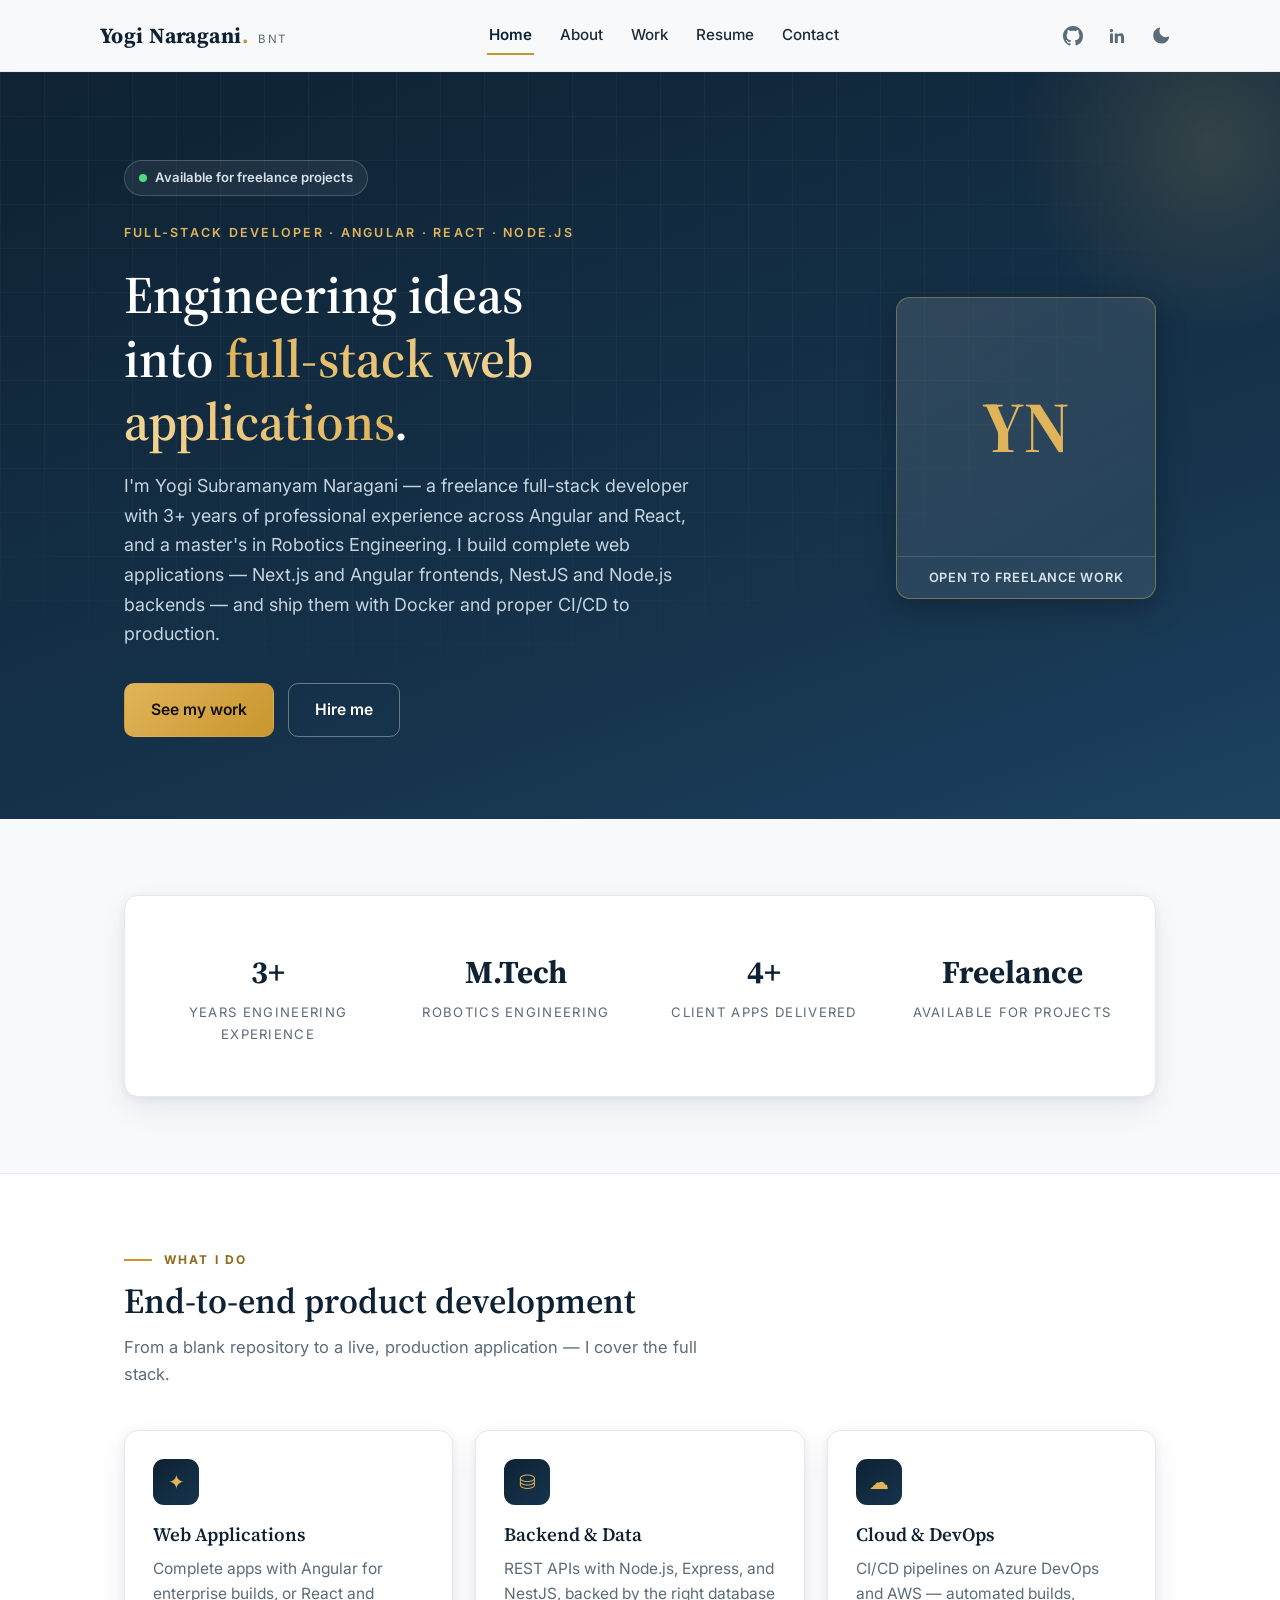
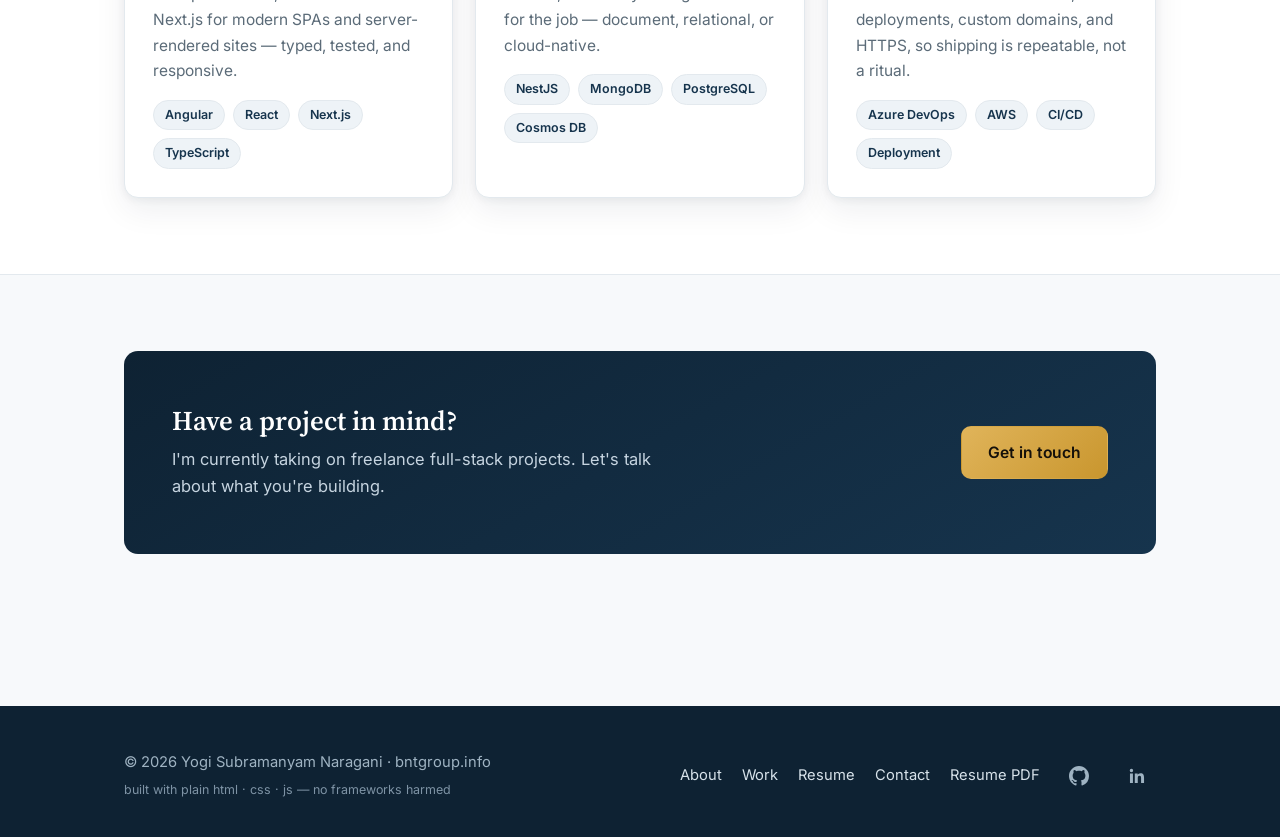
<file: index.html>
<!DOCTYPE html>
<html lang="en">
<head>
  <meta charset="UTF-8" />
  <meta name="viewport" content="width=device-width, initial-scale=1.0" />
  <title>Yogi Subramanyam Naragani — Full-Stack Developer | BNT</title>
  <meta name="description" content="Freelance full-stack developer building web applications with Angular, React, Next.js, Node.js, NestJS, MongoDB, PostgreSQL, and CI/CD on Azure DevOps & AWS." />
  <link rel="icon" href="data:image/svg+xml,%3Csvg xmlns='http://www.w3.org/2000/svg' viewBox='0 0 100 100'%3E%3Crect width='100' height='100' rx='20' fill='%230e2233'/%3E%3Ctext x='50' y='68' font-size='52' text-anchor='middle' fill='%23e0b45a' font-family='Georgia'%3EY%3C/text%3E%3C/svg%3E" />
  <link rel="preconnect" href="https://fonts.googleapis.com" />
  <link rel="preconnect" href="https://fonts.gstatic.com" crossorigin />
  <link href="https://fonts.googleapis.com/css2?family=Inter:wght@400;500;600;700&family=Source+Serif+4:wght@600;700&display=swap" rel="stylesheet" />
  <script>
  (function () {
    var t;
    try { t = localStorage.getItem("theme"); } catch (e) {}
    if (t !== "light" && t !== "dark") {
      t = window.matchMedia && window.matchMedia("(prefers-color-scheme: dark)").matches ? "dark" : "light";
    }
    document.documentElement.setAttribute("data-theme", t);
  })();
  </script>
  <link rel="stylesheet" href="assets/styles.css?v=6" />
  <link rel="canonical" href="https://bntgroup.info/" />
  <meta name="robots" content="index, follow" />
  <meta name="author" content="Yogi Subramanyam Naragani" />
  <meta name="theme-color" content="#0b1723" media="(prefers-color-scheme: dark)" />
  <meta name="theme-color" content="#f7f9fb" media="(prefers-color-scheme: light)" />
  <meta property="og:type" content="website" />
  <meta property="og:site_name" content="Yogi Naragani — BNT" />
  <meta property="og:title" content="Yogi Subramanyam Naragani — Full-Stack Developer | BNT" />
  <meta property="og:description" content="Freelance full-stack developer building web applications with Angular, React, Next.js, Node.js, NestJS, MongoDB, PostgreSQL, and CI/CD on Azure DevOps & AWS." />
  <meta property="og:url" content="https://bntgroup.info/" />
  <meta property="og:image" content="https://bntgroup.info/assets/og.png" />
  <meta property="og:image:width" content="1200" />
  <meta property="og:image:height" content="630" />
  <meta property="og:image:alt" content="Yogi Subramanyam Naragani — Full-Stack Developer (Angular, React, Node.js)" />
  <meta name="twitter:card" content="summary_large_image" />
  <meta name="twitter:title" content="Yogi Subramanyam Naragani — Full-Stack Developer | BNT" />
  <meta name="twitter:description" content="Freelance full-stack developer building web applications with Angular, React, Next.js, Node.js, NestJS, MongoDB, PostgreSQL, and CI/CD on Azure DevOps & AWS." />
  <meta name="twitter:image" content="https://bntgroup.info/assets/og.png" />
  <script type="application/ld+json">
  {
    "@context": "https://schema.org",
    "@graph": [
      {
        "@type": "Person",
        "@id": "https://bntgroup.info/#person",
        "name": "Yogi Subramanyam Naragani",
        "url": "https://bntgroup.info/",
        "email": "mailto:yogisubramanyam@gmail.com",
        "sameAs": ["https://github.com/yogisubramanyam", "https://www.linkedin.com/in/yogi-naragani"],
        "jobTitle": "Freelance Full-Stack Developer",
        "description": "Freelance full-stack developer with an M.Tech in Robotics Engineering and 3+ years of professional engineering experience across Angular and React.",
        "knowsAbout": ["Angular", "React", "Next.js", "Redux", "NgRx", "TypeScript", "Node.js", "Express", "NestJS", "GraphQL", "WebSockets", "MongoDB", "PostgreSQL", "Redis", "Docker", "Nginx", "GitHub Actions", "Azure DevOps", "AWS", "CI/CD"]
      },
      {
        "@type": "WebSite",
        "@id": "https://bntgroup.info/#website",
        "url": "https://bntgroup.info/",
        "name": "Yogi Naragani — BNT",
        "publisher": { "@id": "https://bntgroup.info/#person" }
      }
    ]
  }
  </script>
</head>
<body>

  <header class="site-header">
    <div class="container header-inner">
      <a class="brand" href="index.html" aria-label="Home">
        <span class="mark">Yogi Naragani<span class="dot">.</span></span>
        <span class="sub">BNT</span>
      </a>
      <button class="nav-toggle" aria-expanded="false" aria-label="Toggle navigation">☰</button>
      <nav class="site-nav" aria-label="Main navigation">
        <a href="index.html" aria-current="page">Home</a>
        <a href="about.html">About</a>
        <a href="projects.html">Work</a>
        <a href="resume.html">Resume</a>
        <a href="contact.html">Contact</a>
      </nav>
      <div class="header-right">
        <a class="icon-link" href="https://github.com/yogisubramanyam" aria-label="GitHub profile"><svg viewBox="0 0 16 16" aria-hidden="true"><path d="M8 0C3.58 0 0 3.58 0 8c0 3.54 2.29 6.53 5.47 7.59.4.07.55-.17.55-.38 0-.19-.01-.82-.01-1.49-2.01.37-2.53-.49-2.69-.94-.09-.23-.48-.94-.82-1.13-.28-.15-.68-.52-.01-.53.63-.01 1.08.58 1.23.82.72 1.21 1.87.87 2.33.66.07-.52.28-.87.51-1.07-1.78-.2-3.64-.89-3.64-3.95 0-.87.31-1.59.82-2.15-.08-.2-.36-1.02.08-2.12 0 0 .67-.21 2.2.82.64-.18 1.32-.27 2-.27s1.36.09 2 .27c1.53-1.04 2.2-.82 2.2-.82.44 1.1.16 1.92.08 2.12.51.56.82 1.27.82 2.15 0 3.07-1.87 3.75-3.65 3.95.29.25.54.73.54 1.48 0 1.07-.01 1.93-.01 2.2 0 .21.15.46.55.38A8.01 8.01 0 0 0 16 8c0-4.42-3.58-8-8-8z"/></svg></a>
        <a class="icon-link" href="https://www.linkedin.com/in/yogi-naragani" aria-label="LinkedIn profile"><svg viewBox="0 0 24 24" aria-hidden="true"><path d="M20.45 20.45h-3.55v-5.57c0-1.33-.03-3.04-1.85-3.04-1.86 0-2.14 1.45-2.14 2.94v5.67H9.35V9h3.41v1.56h.05c.48-.9 1.64-1.85 3.37-1.85 3.6 0 4.27 2.37 4.27 5.46v6.28zM5.34 7.43a2.06 2.06 0 1 1 0-4.12 2.06 2.06 0 0 1 0 4.12zM7.12 20.45H3.56V9h3.56v11.45z"/></svg></a>
        <button class="theme-toggle" aria-label="Switch theme"><svg class="sun" viewBox="0 0 24 24" aria-hidden="true"><path d="M12 2.25a.75.75 0 0 1 .75.75v2.25a.75.75 0 0 1-1.5 0V3a.75.75 0 0 1 .75-.75zM7.5 12a4.5 4.5 0 1 1 9 0 4.5 4.5 0 0 1-9 0zM18.9 6.16a.75.75 0 0 0-1.06-1.06l-1.59 1.59a.75.75 0 1 0 1.06 1.06l1.59-1.59zM21.75 12a.75.75 0 0 1-.75.75h-2.25a.75.75 0 0 1 0-1.5H21a.75.75 0 0 1 .75.75zM17.84 18.9a.75.75 0 0 0 1.06-1.06l-1.59-1.59a.75.75 0 1 0-1.06 1.06l1.59 1.59zM12 18a.75.75 0 0 1 .75.75V21a.75.75 0 0 1-1.5 0v-2.25A.75.75 0 0 1 12 18zM7.76 17.25a.75.75 0 0 0-1.06-1.06L5.1 17.78a.75.75 0 0 0 1.06 1.06l1.6-1.59zM6 12a.75.75 0 0 1-.75.75H3a.75.75 0 0 1 0-1.5h2.25A.75.75 0 0 1 6 12zM6.16 5.1a.75.75 0 0 0-1.06 1.06l1.59 1.59a.75.75 0 0 0 1.06-1.06L6.16 5.1z"/></svg><svg class="moon" viewBox="0 0 24 24" aria-hidden="true"><path d="M21.75 14.01A9.72 9.72 0 0 1 12.28 21a9.75 9.75 0 0 1-2.3-19.23.75.75 0 0 1 .85 1.03 7.5 7.5 0 0 0 9.9 9.9.75.75 0 0 1 1.02.86 9.6 9.6 0 0 1-.0.45z"/></svg></button>
      </div>
    </div>
  </header>

  <section class="hero">
    <div class="container">
      <div class="hero-grid">
        <div>
          <div><span class="badge"><span class="pulse" aria-hidden="true"></span>Available for freelance projects</span></div>
          <span class="kicker">Full-Stack Developer · Angular · React · Node.js</span>
          <h1>Engineering ideas into <span class="grad">full-stack web applications</span>.</h1>
          <p class="lede">
            I'm Yogi Subramanyam Naragani — a freelance full-stack developer with 3+ years of
            professional experience across Angular and React, and a master's in Robotics Engineering.
            I build complete web applications — Next.js and Angular frontends, NestJS and Node.js
            backends — and ship them with Docker and proper CI/CD to production.
          </p>
          <div class="hero-actions">
            <a class="btn btn-primary" href="projects.html">See my work</a>
            <a class="btn btn-ghost" href="contact.html">Hire me</a>
          </div>
        </div>
        <div class="avatar-frame">
          <div class="avatar-ph" aria-hidden="true">YN</div>
          <div class="avatar-cap">Open to freelance work</div>
        </div>
      </div>
    </div>
  </section>

  <section class="section">
    <div class="container">
      <div class="stats card">
        <div class="stat"><div class="num">3+</div><div class="lbl">Years engineering experience</div></div>
        <div class="stat"><div class="num">M.Tech</div><div class="lbl">Robotics Engineering</div></div>
        <div class="stat"><div class="num">4+</div><div class="lbl">Client apps delivered</div></div>
        <div class="stat"><div class="num">Freelance</div><div class="lbl">Available for projects</div></div>
      </div>
    </div>
  </section>

  <section class="section alt">
    <div class="container">
      <div class="section-head">
        <span class="kicker">What I do</span>
        <h2>End-to-end product development</h2>
        <p>From a blank repository to a live, production application — I cover the full stack.</p>
      </div>
      <div class="grid cols-3">
        <div class="card">
          <div class="icon">✦</div>
          <h3>Web Applications</h3>
          <p>Complete apps with Angular for enterprise builds, or React and Next.js for modern SPAs and server-rendered sites — typed, tested, and responsive.</p>
          <div class="tags"><span class="tag">Angular</span><span class="tag">React</span><span class="tag">Next.js</span><span class="tag">TypeScript</span></div>
        </div>
        <div class="card">
          <div class="icon">⛁</div>
          <h3>Backend &amp; Data</h3>
          <p>REST APIs with Node.js, Express, and NestJS, backed by the right database for the job — document, relational, or cloud-native.</p>
          <div class="tags"><span class="tag">NestJS</span><span class="tag">MongoDB</span><span class="tag">PostgreSQL</span><span class="tag">Cosmos DB</span></div>
        </div>
        <div class="card">
          <div class="icon">☁</div>
          <h3>Cloud &amp; DevOps</h3>
          <p>CI/CD pipelines on Azure DevOps and AWS — automated builds, deployments, custom domains, and HTTPS, so shipping is repeatable, not a ritual.</p>
          <div class="tags"><span class="tag">Azure DevOps</span><span class="tag">AWS</span><span class="tag">CI/CD</span><span class="tag">Deployment</span></div>
        </div>
      </div>
    </div>
  </section>

  <section class="section">
    <div class="container">
      <div class="cta-band">
        <div>
          <h2>Have a project in mind?</h2>
          <p>I'm currently taking on freelance full-stack projects. Let's talk about what you're building.</p>
        </div>
        <a class="btn btn-primary" href="contact.html">Get in touch</a>
      </div>
    </div>
  </section>

  <footer class="site-footer">
    <div class="container footer-inner">
      <div class="footer-left">
        <span>© 2026 Yogi Subramanyam Naragani · bntgroup.info</span>
        <span class="footer-note">built with plain html · css · js — no frameworks harmed</span>
      </div>
      <div class="footer-links">
        <a href="about.html">About</a>
        <a href="projects.html">Work</a>
        <a href="resume.html">Resume</a>
        <a href="contact.html">Contact</a>
        <a href="assets/Yogi-Naragani-Resume.pdf" download>Resume PDF</a>
        <a class="icon-link" href="https://github.com/yogisubramanyam" aria-label="GitHub profile"><svg viewBox="0 0 16 16" aria-hidden="true"><path d="M8 0C3.58 0 0 3.58 0 8c0 3.54 2.29 6.53 5.47 7.59.4.07.55-.17.55-.38 0-.19-.01-.82-.01-1.49-2.01.37-2.53-.49-2.69-.94-.09-.23-.48-.94-.82-1.13-.28-.15-.68-.52-.01-.53.63-.01 1.08.58 1.23.82.72 1.21 1.87.87 2.33.66.07-.52.28-.87.51-1.07-1.78-.2-3.64-.89-3.64-3.95 0-.87.31-1.59.82-2.15-.08-.2-.36-1.02.08-2.12 0 0 .67-.21 2.2.82.64-.18 1.32-.27 2-.27s1.36.09 2 .27c1.53-1.04 2.2-.82 2.2-.82.44 1.1.16 1.92.08 2.12.51.56.82 1.27.82 2.15 0 3.07-1.87 3.75-3.65 3.95.29.25.54.73.54 1.48 0 1.07-.01 1.93-.01 2.2 0 .21.15.46.55.38A8.01 8.01 0 0 0 16 8c0-4.42-3.58-8-8-8z"/></svg></a>
        <a class="icon-link" href="https://www.linkedin.com/in/yogi-naragani" aria-label="LinkedIn profile"><svg viewBox="0 0 24 24" aria-hidden="true"><path d="M20.45 20.45h-3.55v-5.57c0-1.33-.03-3.04-1.85-3.04-1.86 0-2.14 1.45-2.14 2.94v5.67H9.35V9h3.41v1.56h.05c.48-.9 1.64-1.85 3.37-1.85 3.6 0 4.27 2.37 4.27 5.46v6.28zM5.34 7.43a2.06 2.06 0 1 1 0-4.12 2.06 2.06 0 0 1 0 4.12zM7.12 20.45H3.56V9h3.56v11.45z"/></svg></a>
      </div>
    </div>
  </footer>

  <script src="assets/site.js?v=6"></script>
</body>
</html>
</file>
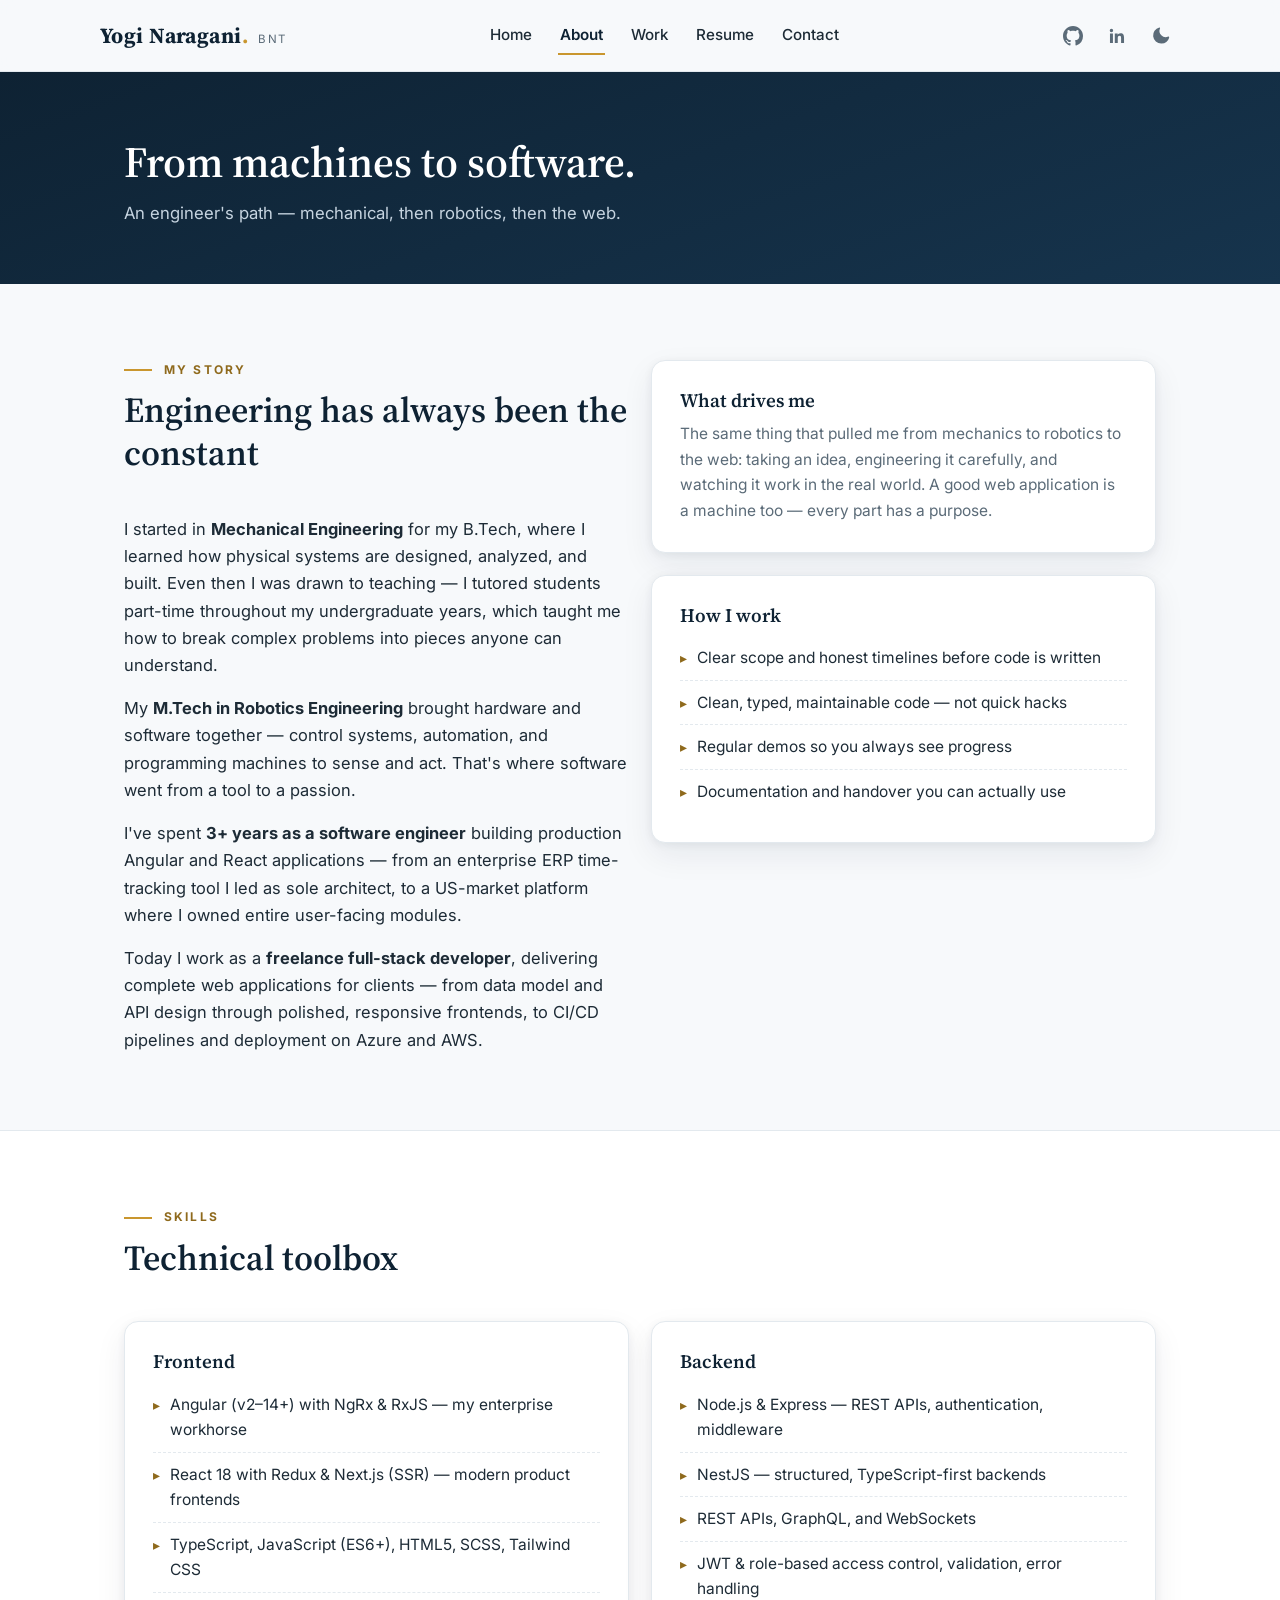
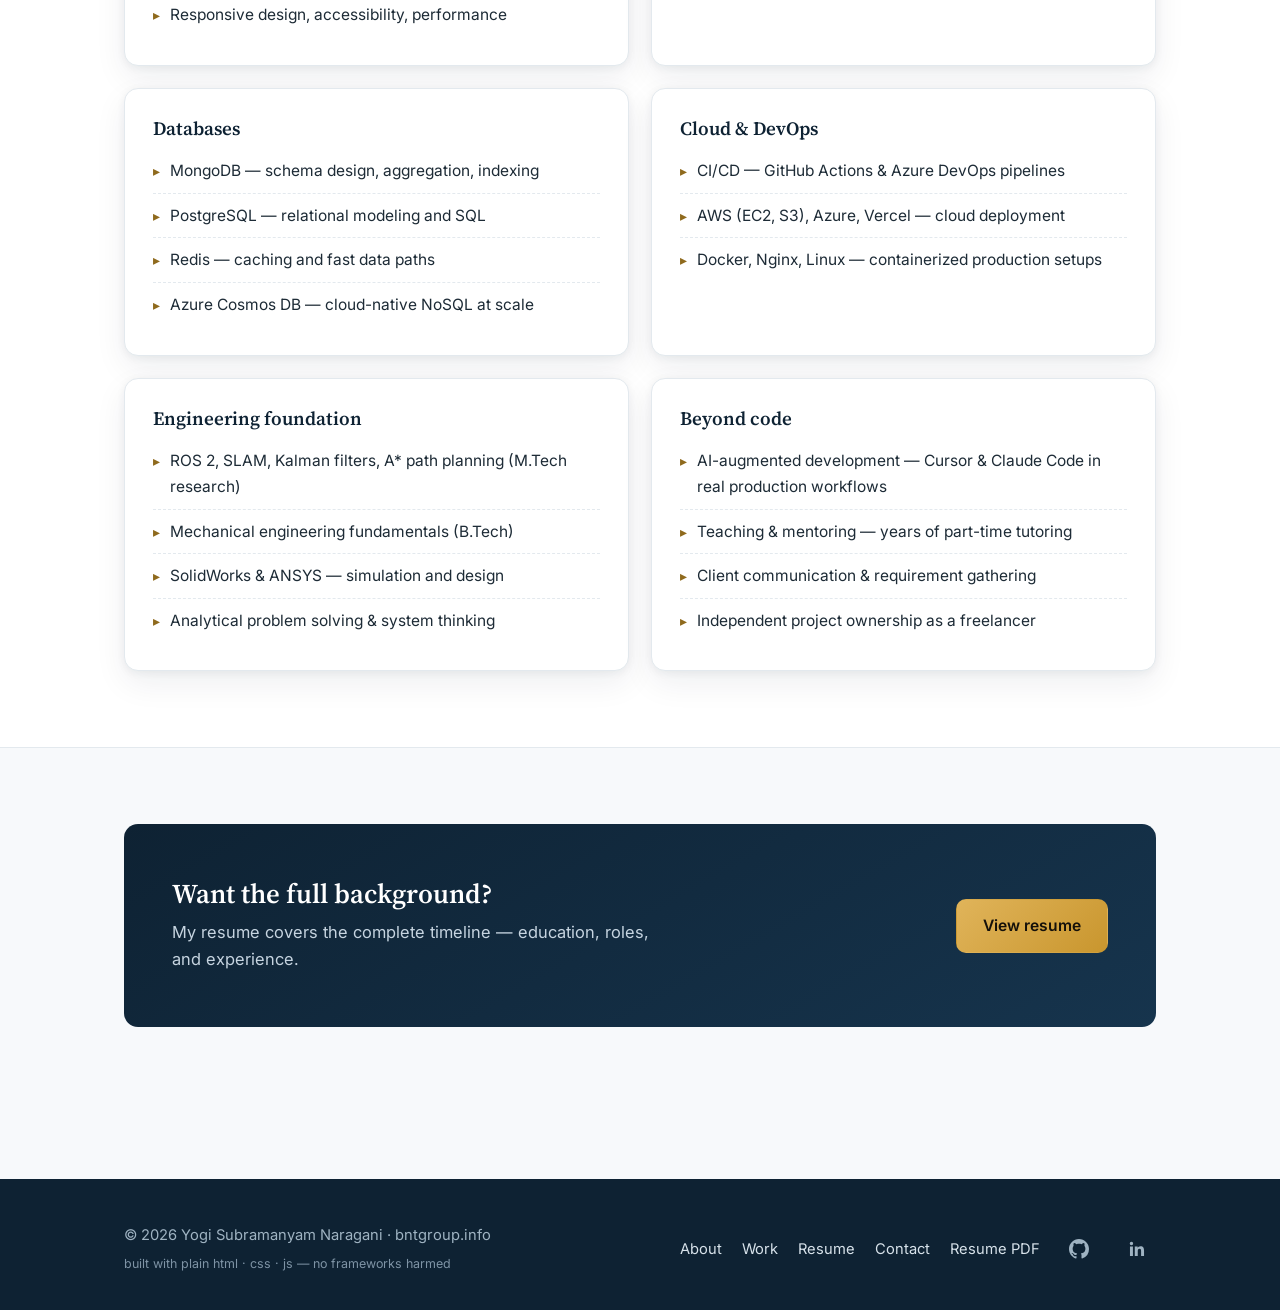
<file: about.html>
<!DOCTYPE html>
<html lang="en">
<head>
  <meta charset="UTF-8" />
  <meta name="viewport" content="width=device-width, initial-scale=1.0" />
  <title>About — Yogi Subramanyam Naragani</title>
  <meta name="description" content="From mechanical and robotics engineering to full-stack web development — the story, skills, and technical toolbox of Yogi Subramanyam Naragani." />
  <link rel="icon" href="data:image/svg+xml,%3Csvg xmlns='http://www.w3.org/2000/svg' viewBox='0 0 100 100'%3E%3Crect width='100' height='100' rx='20' fill='%230e2233'/%3E%3Ctext x='50' y='68' font-size='52' text-anchor='middle' fill='%23e0b45a' font-family='Georgia'%3EY%3C/text%3E%3C/svg%3E" />
  <link rel="preconnect" href="https://fonts.googleapis.com" />
  <link rel="preconnect" href="https://fonts.gstatic.com" crossorigin />
  <link href="https://fonts.googleapis.com/css2?family=Inter:wght@400;500;600;700&family=Source+Serif+4:wght@600;700&display=swap" rel="stylesheet" />
  <script>
  (function () {
    var t;
    try { t = localStorage.getItem("theme"); } catch (e) {}
    if (t !== "light" && t !== "dark") {
      t = window.matchMedia && window.matchMedia("(prefers-color-scheme: dark)").matches ? "dark" : "light";
    }
    document.documentElement.setAttribute("data-theme", t);
  })();
  </script>
  <link rel="stylesheet" href="assets/styles.css?v=6" />
  <link rel="canonical" href="https://bntgroup.info/about.html" />
  <meta name="robots" content="index, follow" />
  <meta name="author" content="Yogi Subramanyam Naragani" />
  <meta name="theme-color" content="#0b1723" media="(prefers-color-scheme: dark)" />
  <meta name="theme-color" content="#f7f9fb" media="(prefers-color-scheme: light)" />
  <meta property="og:type" content="website" />
  <meta property="og:site_name" content="Yogi Naragani — BNT" />
  <meta property="og:title" content="About — Yogi Subramanyam Naragani" />
  <meta property="og:description" content="From mechanical and robotics engineering to full-stack web development — the story, skills, and technical toolbox of Yogi Subramanyam Naragani." />
  <meta property="og:url" content="https://bntgroup.info/about.html" />
  <meta property="og:image" content="https://bntgroup.info/assets/og.png" />
  <meta property="og:image:width" content="1200" />
  <meta property="og:image:height" content="630" />
  <meta property="og:image:alt" content="Yogi Subramanyam Naragani — Full-Stack Developer (Angular, React, Node.js)" />
  <meta name="twitter:card" content="summary_large_image" />
  <meta name="twitter:title" content="About — Yogi Subramanyam Naragani" />
  <meta name="twitter:description" content="From mechanical and robotics engineering to full-stack web development — the story, skills, and technical toolbox of Yogi Subramanyam Naragani." />
  <meta name="twitter:image" content="https://bntgroup.info/assets/og.png" />
</head>
<body>

  <header class="site-header">
    <div class="container header-inner">
      <a class="brand" href="index.html" aria-label="Home">
        <span class="mark">Yogi Naragani<span class="dot">.</span></span>
        <span class="sub">BNT</span>
      </a>
      <button class="nav-toggle" aria-expanded="false" aria-label="Toggle navigation">☰</button>
      <nav class="site-nav" aria-label="Main navigation">
        <a href="index.html">Home</a>
        <a href="about.html" aria-current="page">About</a>
        <a href="projects.html">Work</a>
        <a href="resume.html">Resume</a>
        <a href="contact.html">Contact</a>
      </nav>
      <div class="header-right">
        <a class="icon-link" href="https://github.com/yogisubramanyam" aria-label="GitHub profile"><svg viewBox="0 0 16 16" aria-hidden="true"><path d="M8 0C3.58 0 0 3.58 0 8c0 3.54 2.29 6.53 5.47 7.59.4.07.55-.17.55-.38 0-.19-.01-.82-.01-1.49-2.01.37-2.53-.49-2.69-.94-.09-.23-.48-.94-.82-1.13-.28-.15-.68-.52-.01-.53.63-.01 1.08.58 1.23.82.72 1.21 1.87.87 2.33.66.07-.52.28-.87.51-1.07-1.78-.2-3.64-.89-3.64-3.95 0-.87.31-1.59.82-2.15-.08-.2-.36-1.02.08-2.12 0 0 .67-.21 2.2.82.64-.18 1.32-.27 2-.27s1.36.09 2 .27c1.53-1.04 2.2-.82 2.2-.82.44 1.1.16 1.92.08 2.12.51.56.82 1.27.82 2.15 0 3.07-1.87 3.75-3.65 3.95.29.25.54.73.54 1.48 0 1.07-.01 1.93-.01 2.2 0 .21.15.46.55.38A8.01 8.01 0 0 0 16 8c0-4.42-3.58-8-8-8z"/></svg></a>
        <a class="icon-link" href="https://www.linkedin.com/in/yogi-naragani" aria-label="LinkedIn profile"><svg viewBox="0 0 24 24" aria-hidden="true"><path d="M20.45 20.45h-3.55v-5.57c0-1.33-.03-3.04-1.85-3.04-1.86 0-2.14 1.45-2.14 2.94v5.67H9.35V9h3.41v1.56h.05c.48-.9 1.64-1.85 3.37-1.85 3.6 0 4.27 2.37 4.27 5.46v6.28zM5.34 7.43a2.06 2.06 0 1 1 0-4.12 2.06 2.06 0 0 1 0 4.12zM7.12 20.45H3.56V9h3.56v11.45z"/></svg></a>
        <button class="theme-toggle" aria-label="Switch theme"><svg class="sun" viewBox="0 0 24 24" aria-hidden="true"><path d="M12 2.25a.75.75 0 0 1 .75.75v2.25a.75.75 0 0 1-1.5 0V3a.75.75 0 0 1 .75-.75zM7.5 12a4.5 4.5 0 1 1 9 0 4.5 4.5 0 0 1-9 0zM18.9 6.16a.75.75 0 0 0-1.06-1.06l-1.59 1.59a.75.75 0 1 0 1.06 1.06l1.59-1.59zM21.75 12a.75.75 0 0 1-.75.75h-2.25a.75.75 0 0 1 0-1.5H21a.75.75 0 0 1 .75.75zM17.84 18.9a.75.75 0 0 0 1.06-1.06l-1.59-1.59a.75.75 0 1 0-1.06 1.06l1.59 1.59zM12 18a.75.75 0 0 1 .75.75V21a.75.75 0 0 1-1.5 0v-2.25A.75.75 0 0 1 12 18zM7.76 17.25a.75.75 0 0 0-1.06-1.06L5.1 17.78a.75.75 0 0 0 1.06 1.06l1.6-1.59zM6 12a.75.75 0 0 1-.75.75H3a.75.75 0 0 1 0-1.5h2.25A.75.75 0 0 1 6 12zM6.16 5.1a.75.75 0 0 0-1.06 1.06l1.59 1.59a.75.75 0 0 0 1.06-1.06L6.16 5.1z"/></svg><svg class="moon" viewBox="0 0 24 24" aria-hidden="true"><path d="M21.75 14.01A9.72 9.72 0 0 1 12.28 21a9.75 9.75 0 0 1-2.3-19.23.75.75 0 0 1 .85 1.03 7.5 7.5 0 0 0 9.9 9.9.75.75 0 0 1 1.02.86 9.6 9.6 0 0 1-.0.45z"/></svg></button>
      </div>
    </div>
  </header>

  <section class="page-hero">
    <div class="container">
      <h1>From machines to software.</h1>
      <p>An engineer's path — mechanical, then robotics, then the web.</p>
    </div>
  </section>

  <section class="section">
    <div class="container">
      <div class="grid cols-2">
        <div>
          <div class="section-head">
            <span class="kicker">My story</span>
            <h2>Engineering has always been the constant</h2>
          </div>
          <p style="margin-bottom: 16px;">
            I started in <strong>Mechanical Engineering</strong> for my B.Tech, where I learned how
            physical systems are designed, analyzed, and built. Even then I was drawn to teaching —
            I tutored students part-time throughout my undergraduate years, which taught me how to
            break complex problems into pieces anyone can understand.
          </p>
          <p style="margin-bottom: 16px;">
            My <strong>M.Tech in Robotics Engineering</strong> brought hardware and software together —
            control systems, automation, and programming machines to sense and act. That's where
            software went from a tool to a passion.
          </p>
          <p style="margin-bottom: 16px;">
            I've spent <strong>3+ years as a software engineer</strong> building production
            Angular and React applications — from an enterprise ERP time-tracking tool I led as sole
            architect, to a US-market platform where I owned entire user-facing modules.
          </p>
          <p>
            Today I work as a <strong>freelance full-stack developer</strong>, delivering complete
            web applications for clients — from data model and API design through polished,
            responsive frontends, to CI/CD pipelines and deployment on Azure and AWS.
          </p>
        </div>
        <div>
          <div class="card" style="margin-bottom: 22px;">
            <h3>What drives me</h3>
            <p>
              The same thing that pulled me from mechanics to robotics to the web: taking an idea,
              engineering it carefully, and watching it work in the real world. A good web application
              is a machine too — every part has a purpose.
            </p>
          </div>
          <div class="card">
            <h3>How I work</h3>
            <ul class="skill-list">
              <li>Clear scope and honest timelines before code is written</li>
              <li>Clean, typed, maintainable code — not quick hacks</li>
              <li>Regular demos so you always see progress</li>
              <li>Documentation and handover you can actually use</li>
            </ul>
          </div>
        </div>
      </div>
    </div>
  </section>

  <section class="section alt">
    <div class="container">
      <div class="section-head">
        <span class="kicker">Skills</span>
        <h2>Technical toolbox</h2>
      </div>
      <div class="skill-groups">
        <div class="card">
          <h3>Frontend</h3>
          <ul class="skill-list">
            <li>Angular (v2–14+) with NgRx &amp; RxJS — my enterprise workhorse</li>
            <li>React 18 with Redux &amp; Next.js (SSR) — modern product frontends</li>
            <li>TypeScript, JavaScript (ES6+), HTML5, SCSS, Tailwind CSS</li>
            <li>Responsive design, accessibility, performance</li>
          </ul>
        </div>
        <div class="card">
          <h3>Backend</h3>
          <ul class="skill-list">
            <li>Node.js &amp; Express — REST APIs, authentication, middleware</li>
            <li>NestJS — structured, TypeScript-first backends</li>
            <li>REST APIs, GraphQL, and WebSockets</li>
            <li>JWT &amp; role-based access control, validation, error handling</li>
          </ul>
        </div>
        <div class="card">
          <h3>Databases</h3>
          <ul class="skill-list">
            <li>MongoDB — schema design, aggregation, indexing</li>
            <li>PostgreSQL — relational modeling and SQL</li>
            <li>Redis — caching and fast data paths</li>
            <li>Azure Cosmos DB — cloud-native NoSQL at scale</li>
          </ul>
        </div>
        <div class="card">
          <h3>Cloud &amp; DevOps</h3>
          <ul class="skill-list">
            <li>CI/CD — GitHub Actions &amp; Azure DevOps pipelines</li>
            <li>AWS (EC2, S3), Azure, Vercel — cloud deployment</li>
            <li>Docker, Nginx, Linux — containerized production setups</li>
          </ul>
        </div>
        <div class="card">
          <h3>Engineering foundation</h3>
          <ul class="skill-list">
            <li>ROS 2, SLAM, Kalman filters, A* path planning (M.Tech research)</li>
            <li>Mechanical engineering fundamentals (B.Tech)</li>
            <li>SolidWorks &amp; ANSYS — simulation and design</li>
            <li>Analytical problem solving &amp; system thinking</li>
          </ul>
        </div>
        <div class="card">
          <h3>Beyond code</h3>
          <ul class="skill-list">
            <li>AI-augmented development — Cursor &amp; Claude Code in real production workflows</li>
            <li>Teaching &amp; mentoring — years of part-time tutoring</li>
            <li>Client communication &amp; requirement gathering</li>
            <li>Independent project ownership as a freelancer</li>
          </ul>
        </div>
      </div>
    </div>
  </section>

  <section class="section">
    <div class="container">
      <div class="cta-band">
        <div>
          <h2>Want the full background?</h2>
          <p>My resume covers the complete timeline — education, roles, and experience.</p>
        </div>
        <a class="btn btn-primary" href="resume.html">View resume</a>
      </div>
    </div>
  </section>

  <footer class="site-footer">
    <div class="container footer-inner">
      <div class="footer-left">
        <span>© 2026 Yogi Subramanyam Naragani · bntgroup.info</span>
        <span class="footer-note">built with plain html · css · js — no frameworks harmed</span>
      </div>
      <div class="footer-links">
        <a href="about.html">About</a>
        <a href="projects.html">Work</a>
        <a href="resume.html">Resume</a>
        <a href="contact.html">Contact</a>
        <a href="assets/Yogi-Naragani-Resume.pdf" download>Resume PDF</a>
        <a class="icon-link" href="https://github.com/yogisubramanyam" aria-label="GitHub profile"><svg viewBox="0 0 16 16" aria-hidden="true"><path d="M8 0C3.58 0 0 3.58 0 8c0 3.54 2.29 6.53 5.47 7.59.4.07.55-.17.55-.38 0-.19-.01-.82-.01-1.49-2.01.37-2.53-.49-2.69-.94-.09-.23-.48-.94-.82-1.13-.28-.15-.68-.52-.01-.53.63-.01 1.08.58 1.23.82.72 1.21 1.87.87 2.33.66.07-.52.28-.87.51-1.07-1.78-.2-3.64-.89-3.64-3.95 0-.87.31-1.59.82-2.15-.08-.2-.36-1.02.08-2.12 0 0 .67-.21 2.2.82.64-.18 1.32-.27 2-.27s1.36.09 2 .27c1.53-1.04 2.2-.82 2.2-.82.44 1.1.16 1.92.08 2.12.51.56.82 1.27.82 2.15 0 3.07-1.87 3.75-3.65 3.95.29.25.54.73.54 1.48 0 1.07-.01 1.93-.01 2.2 0 .21.15.46.55.38A8.01 8.01 0 0 0 16 8c0-4.42-3.58-8-8-8z"/></svg></a>
        <a class="icon-link" href="https://www.linkedin.com/in/yogi-naragani" aria-label="LinkedIn profile"><svg viewBox="0 0 24 24" aria-hidden="true"><path d="M20.45 20.45h-3.55v-5.57c0-1.33-.03-3.04-1.85-3.04-1.86 0-2.14 1.45-2.14 2.94v5.67H9.35V9h3.41v1.56h.05c.48-.9 1.64-1.85 3.37-1.85 3.6 0 4.27 2.37 4.27 5.46v6.28zM5.34 7.43a2.06 2.06 0 1 1 0-4.12 2.06 2.06 0 0 1 0 4.12zM7.12 20.45H3.56V9h3.56v11.45z"/></svg></a>
      </div>
    </div>
  </footer>

  <script src="assets/site.js?v=6"></script>
</body>
</html>
</file>
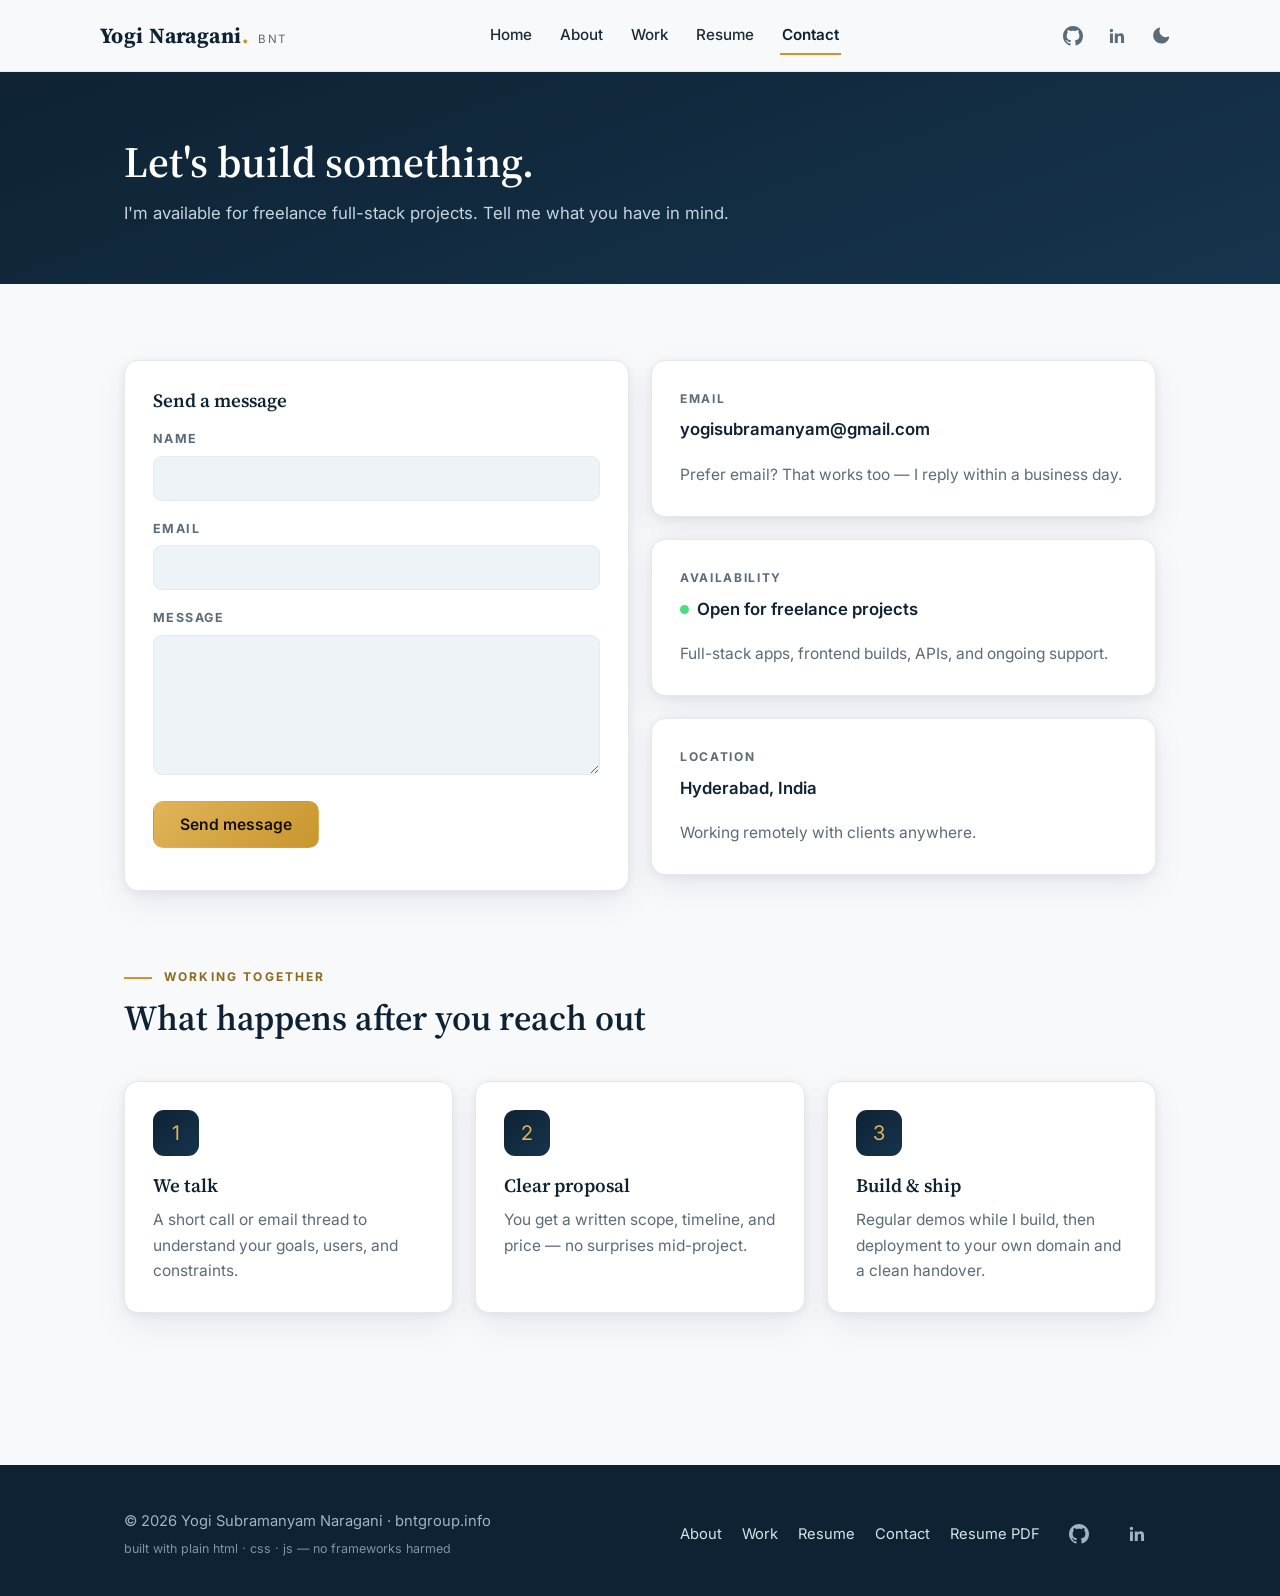
<file: contact.html>
<!DOCTYPE html>
<html lang="en">
<head>
  <meta charset="UTF-8" />
  <meta name="viewport" content="width=device-width, initial-scale=1.0" />
  <title>Contact — Yogi Subramanyam Naragani</title>
  <meta name="description" content="Hire Yogi Subramanyam Naragani for freelance full-stack development — Angular, React, Next.js, Node.js, NestJS, and cloud deployment on Azure & AWS." />
  <link rel="icon" href="data:image/svg+xml,%3Csvg xmlns='http://www.w3.org/2000/svg' viewBox='0 0 100 100'%3E%3Crect width='100' height='100' rx='20' fill='%230e2233'/%3E%3Ctext x='50' y='68' font-size='52' text-anchor='middle' fill='%23e0b45a' font-family='Georgia'%3EY%3C/text%3E%3C/svg%3E" />
  <link rel="preconnect" href="https://fonts.googleapis.com" />
  <link rel="preconnect" href="https://fonts.gstatic.com" crossorigin />
  <link href="https://fonts.googleapis.com/css2?family=Inter:wght@400;500;600;700&family=Source+Serif+4:wght@600;700&display=swap" rel="stylesheet" />
  <script>
  (function () {
    var t;
    try { t = localStorage.getItem("theme"); } catch (e) {}
    if (t !== "light" && t !== "dark") {
      t = window.matchMedia && window.matchMedia("(prefers-color-scheme: dark)").matches ? "dark" : "light";
    }
    document.documentElement.setAttribute("data-theme", t);
  })();
  </script>
  <link rel="stylesheet" href="assets/styles.css?v=6" />
  <link rel="canonical" href="https://bntgroup.info/contact.html" />
  <meta name="robots" content="index, follow" />
  <meta name="author" content="Yogi Subramanyam Naragani" />
  <meta name="theme-color" content="#0b1723" media="(prefers-color-scheme: dark)" />
  <meta name="theme-color" content="#f7f9fb" media="(prefers-color-scheme: light)" />
  <meta property="og:type" content="website" />
  <meta property="og:site_name" content="Yogi Naragani — BNT" />
  <meta property="og:title" content="Contact — Yogi Subramanyam Naragani" />
  <meta property="og:description" content="Hire Yogi Subramanyam Naragani for freelance full-stack development — Angular, React, Next.js, Node.js, NestJS, and cloud deployment on Azure & AWS." />
  <meta property="og:url" content="https://bntgroup.info/contact.html" />
  <meta property="og:image" content="https://bntgroup.info/assets/og.png" />
  <meta property="og:image:width" content="1200" />
  <meta property="og:image:height" content="630" />
  <meta property="og:image:alt" content="Yogi Subramanyam Naragani — Full-Stack Developer (Angular, React, Node.js)" />
  <meta name="twitter:card" content="summary_large_image" />
  <meta name="twitter:title" content="Contact — Yogi Subramanyam Naragani" />
  <meta name="twitter:description" content="Hire Yogi Subramanyam Naragani for freelance full-stack development — Angular, React, Next.js, Node.js, NestJS, and cloud deployment on Azure & AWS." />
  <meta name="twitter:image" content="https://bntgroup.info/assets/og.png" />
</head>
<body>

  <header class="site-header">
    <div class="container header-inner">
      <a class="brand" href="index.html" aria-label="Home">
        <span class="mark">Yogi Naragani<span class="dot">.</span></span>
        <span class="sub">BNT</span>
      </a>
      <button class="nav-toggle" aria-expanded="false" aria-label="Toggle navigation">☰</button>
      <nav class="site-nav" aria-label="Main navigation">
        <a href="index.html">Home</a>
        <a href="about.html">About</a>
        <a href="projects.html">Work</a>
        <a href="resume.html">Resume</a>
        <a href="contact.html" aria-current="page">Contact</a>
      </nav>
      <div class="header-right">
        <a class="icon-link" href="https://github.com/yogisubramanyam" aria-label="GitHub profile"><svg viewBox="0 0 16 16" aria-hidden="true"><path d="M8 0C3.58 0 0 3.58 0 8c0 3.54 2.29 6.53 5.47 7.59.4.07.55-.17.55-.38 0-.19-.01-.82-.01-1.49-2.01.37-2.53-.49-2.69-.94-.09-.23-.48-.94-.82-1.13-.28-.15-.68-.52-.01-.53.63-.01 1.08.58 1.23.82.72 1.21 1.87.87 2.33.66.07-.52.28-.87.51-1.07-1.78-.2-3.64-.89-3.64-3.95 0-.87.31-1.59.82-2.15-.08-.2-.36-1.02.08-2.12 0 0 .67-.21 2.2.82.64-.18 1.32-.27 2-.27s1.36.09 2 .27c1.53-1.04 2.2-.82 2.2-.82.44 1.1.16 1.92.08 2.12.51.56.82 1.27.82 2.15 0 3.07-1.87 3.75-3.65 3.95.29.25.54.73.54 1.48 0 1.07-.01 1.93-.01 2.2 0 .21.15.46.55.38A8.01 8.01 0 0 0 16 8c0-4.42-3.58-8-8-8z"/></svg></a>
        <a class="icon-link" href="https://www.linkedin.com/in/yogi-naragani" aria-label="LinkedIn profile"><svg viewBox="0 0 24 24" aria-hidden="true"><path d="M20.45 20.45h-3.55v-5.57c0-1.33-.03-3.04-1.85-3.04-1.86 0-2.14 1.45-2.14 2.94v5.67H9.35V9h3.41v1.56h.05c.48-.9 1.64-1.85 3.37-1.85 3.6 0 4.27 2.37 4.27 5.46v6.28zM5.34 7.43a2.06 2.06 0 1 1 0-4.12 2.06 2.06 0 0 1 0 4.12zM7.12 20.45H3.56V9h3.56v11.45z"/></svg></a>
        <button class="theme-toggle" aria-label="Switch theme"><svg class="sun" viewBox="0 0 24 24" aria-hidden="true"><path d="M12 2.25a.75.75 0 0 1 .75.75v2.25a.75.75 0 0 1-1.5 0V3a.75.75 0 0 1 .75-.75zM7.5 12a4.5 4.5 0 1 1 9 0 4.5 4.5 0 0 1-9 0zM18.9 6.16a.75.75 0 0 0-1.06-1.06l-1.59 1.59a.75.75 0 1 0 1.06 1.06l1.59-1.59zM21.75 12a.75.75 0 0 1-.75.75h-2.25a.75.75 0 0 1 0-1.5H21a.75.75 0 0 1 .75.75zM17.84 18.9a.75.75 0 0 0 1.06-1.06l-1.59-1.59a.75.75 0 1 0-1.06 1.06l1.59 1.59zM12 18a.75.75 0 0 1 .75.75V21a.75.75 0 0 1-1.5 0v-2.25A.75.75 0 0 1 12 18zM7.76 17.25a.75.75 0 0 0-1.06-1.06L5.1 17.78a.75.75 0 0 0 1.06 1.06l1.6-1.59zM6 12a.75.75 0 0 1-.75.75H3a.75.75 0 0 1 0-1.5h2.25A.75.75 0 0 1 6 12zM6.16 5.1a.75.75 0 0 0-1.06 1.06l1.59 1.59a.75.75 0 0 0 1.06-1.06L6.16 5.1z"/></svg><svg class="moon" viewBox="0 0 24 24" aria-hidden="true"><path d="M21.75 14.01A9.72 9.72 0 0 1 12.28 21a9.75 9.75 0 0 1-2.3-19.23.75.75 0 0 1 .85 1.03 7.5 7.5 0 0 0 9.9 9.9.75.75 0 0 1 1.02.86 9.6 9.6 0 0 1-.0.45z"/></svg></button>
      </div>
    </div>
  </header>

  <section class="page-hero">
    <div class="container">
      <h1>Let's build something.</h1>
      <p>I'm available for freelance full-stack projects. Tell me what you have in mind.</p>
    </div>
  </section>

  <section class="section">
    <div class="container">
      <div class="grid cols-2">
        <form class="form card" action="https://formspree.io/f/xojgppbg" method="POST" novalidate>
          <h3 style="margin-bottom: 18px;">Send a message</h3>
          <div class="field">
            <label for="cf-name">name</label>
            <input id="cf-name" name="name" type="text" required autocomplete="name" aria-describedby="cf-name-err" />
            <p class="field-err" id="cf-name-err" hidden>Please enter your name.</p>
          </div>
          <div class="field">
            <label for="cf-email">email</label>
            <input id="cf-email" name="email" type="email" required autocomplete="email" aria-describedby="cf-email-err" />
            <p class="field-err" id="cf-email-err" hidden>Please enter a valid email address.</p>
          </div>
          <div class="field">
            <label for="cf-message">message</label>
            <textarea id="cf-message" name="message" rows="6" required minlength="20" aria-describedby="cf-message-err"></textarea>
            <p class="field-err" id="cf-message-err" hidden>Tell me a little more — at least 20 characters.</p>
          </div>
          <input type="text" name="_gotcha" class="hp" tabindex="-1" autocomplete="off" aria-hidden="true" />
          <input type="hidden" name="_subject" value="New inquiry from bntgroup.info" />
          <button class="btn btn-primary" type="submit">Send message</button>
          <p class="form-status" role="status" aria-live="polite"></p>
        </form>
        <div style="display: flex; flex-direction: column; gap: 22px;">
          <div class="card contact-card">
            <span class="label">email</span>
            <a class="value" href="mailto:yogisubramanyam@gmail.com">yogisubramanyam@gmail.com</a>
            <p style="margin-top: 10px;">Prefer email? That works too — I reply within a business day.</p>
          </div>
          <div class="card contact-card">
            <span class="label">availability</span>
            <span class="value status-line"><span class="status-dot" aria-hidden="true"></span>Open for freelance projects</span>
            <p style="margin-top: 10px;">Full-stack apps, frontend builds, APIs, and ongoing support.</p>
          </div>
          <div class="card contact-card">
            <span class="label">Location</span>
            <span class="value">Hyderabad, India</span>
            <p style="margin-top: 10px;">Working remotely with clients anywhere.</p>
          </div>
        </div>
      </div>

      <div class="section" style="padding-bottom: 0;">
        <div class="section-head">
          <span class="kicker">Working together</span>
          <h2>What happens after you reach out</h2>
        </div>
        <div class="grid cols-3">
          <div class="card">
            <div class="icon">1</div>
            <h3>We talk</h3>
            <p>A short call or email thread to understand your goals, users, and constraints.</p>
          </div>
          <div class="card">
            <div class="icon">2</div>
            <h3>Clear proposal</h3>
            <p>You get a written scope, timeline, and price — no surprises mid-project.</p>
          </div>
          <div class="card">
            <div class="icon">3</div>
            <h3>Build &amp; ship</h3>
            <p>Regular demos while I build, then deployment to your own domain and a clean handover.</p>
          </div>
        </div>
      </div>
    </div>
  </section>

  <footer class="site-footer">
    <div class="container footer-inner">
      <div class="footer-left">
        <span>© 2026 Yogi Subramanyam Naragani · bntgroup.info</span>
        <span class="footer-note">built with plain html · css · js — no frameworks harmed</span>
      </div>
      <div class="footer-links">
        <a href="about.html">About</a>
        <a href="projects.html">Work</a>
        <a href="resume.html">Resume</a>
        <a href="contact.html">Contact</a>
        <a href="assets/Yogi-Naragani-Resume.pdf" download>Resume PDF</a>
        <a class="icon-link" href="https://github.com/yogisubramanyam" aria-label="GitHub profile"><svg viewBox="0 0 16 16" aria-hidden="true"><path d="M8 0C3.58 0 0 3.58 0 8c0 3.54 2.29 6.53 5.47 7.59.4.07.55-.17.55-.38 0-.19-.01-.82-.01-1.49-2.01.37-2.53-.49-2.69-.94-.09-.23-.48-.94-.82-1.13-.28-.15-.68-.52-.01-.53.63-.01 1.08.58 1.23.82.72 1.21 1.87.87 2.33.66.07-.52.28-.87.51-1.07-1.78-.2-3.64-.89-3.64-3.95 0-.87.31-1.59.82-2.15-.08-.2-.36-1.02.08-2.12 0 0 .67-.21 2.2.82.64-.18 1.32-.27 2-.27s1.36.09 2 .27c1.53-1.04 2.2-.82 2.2-.82.44 1.1.16 1.92.08 2.12.51.56.82 1.27.82 2.15 0 3.07-1.87 3.75-3.65 3.95.29.25.54.73.54 1.48 0 1.07-.01 1.93-.01 2.2 0 .21.15.46.55.38A8.01 8.01 0 0 0 16 8c0-4.42-3.58-8-8-8z"/></svg></a>
        <a class="icon-link" href="https://www.linkedin.com/in/yogi-naragani" aria-label="LinkedIn profile"><svg viewBox="0 0 24 24" aria-hidden="true"><path d="M20.45 20.45h-3.55v-5.57c0-1.33-.03-3.04-1.85-3.04-1.86 0-2.14 1.45-2.14 2.94v5.67H9.35V9h3.41v1.56h.05c.48-.9 1.64-1.85 3.37-1.85 3.6 0 4.27 2.37 4.27 5.46v6.28zM5.34 7.43a2.06 2.06 0 1 1 0-4.12 2.06 2.06 0 0 1 0 4.12zM7.12 20.45H3.56V9h3.56v11.45z"/></svg></a>
      </div>
    </div>
  </footer>

  <script src="assets/site.js?v=6"></script>
</body>
</html>
</file>
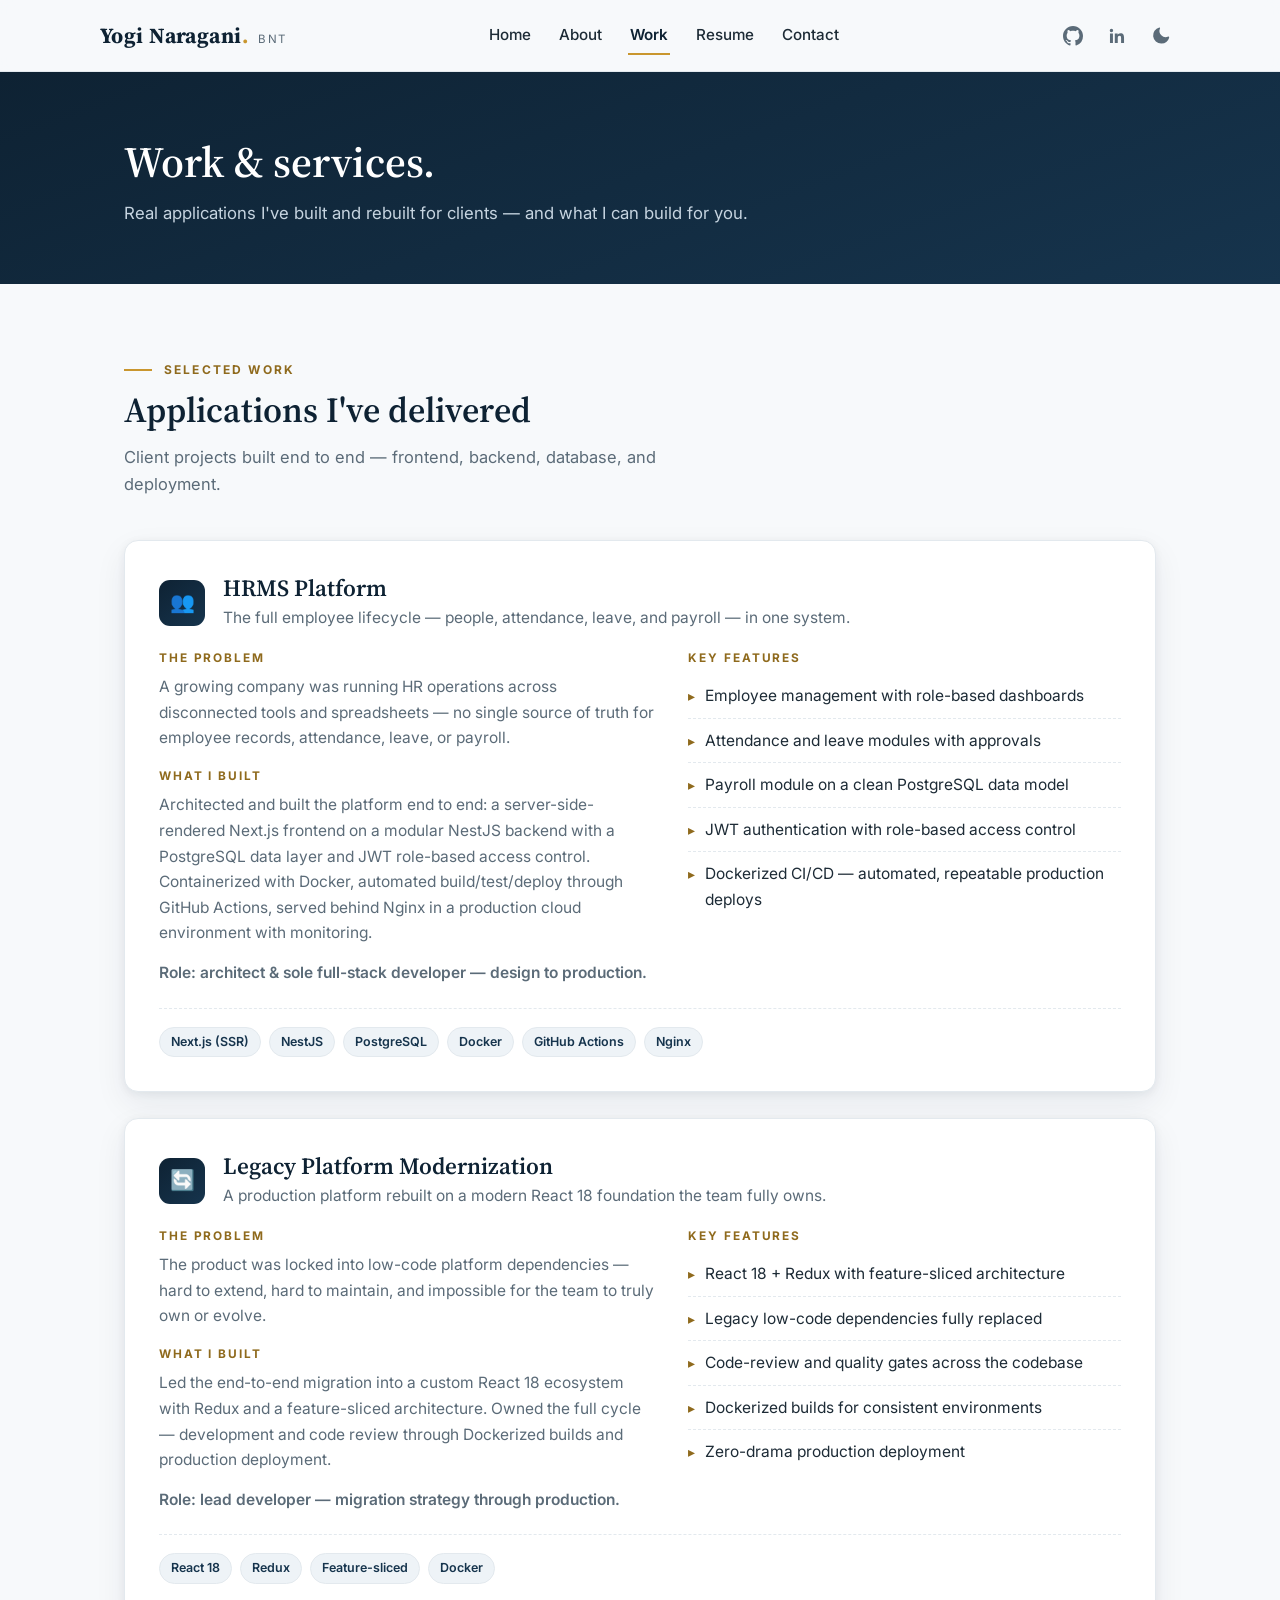
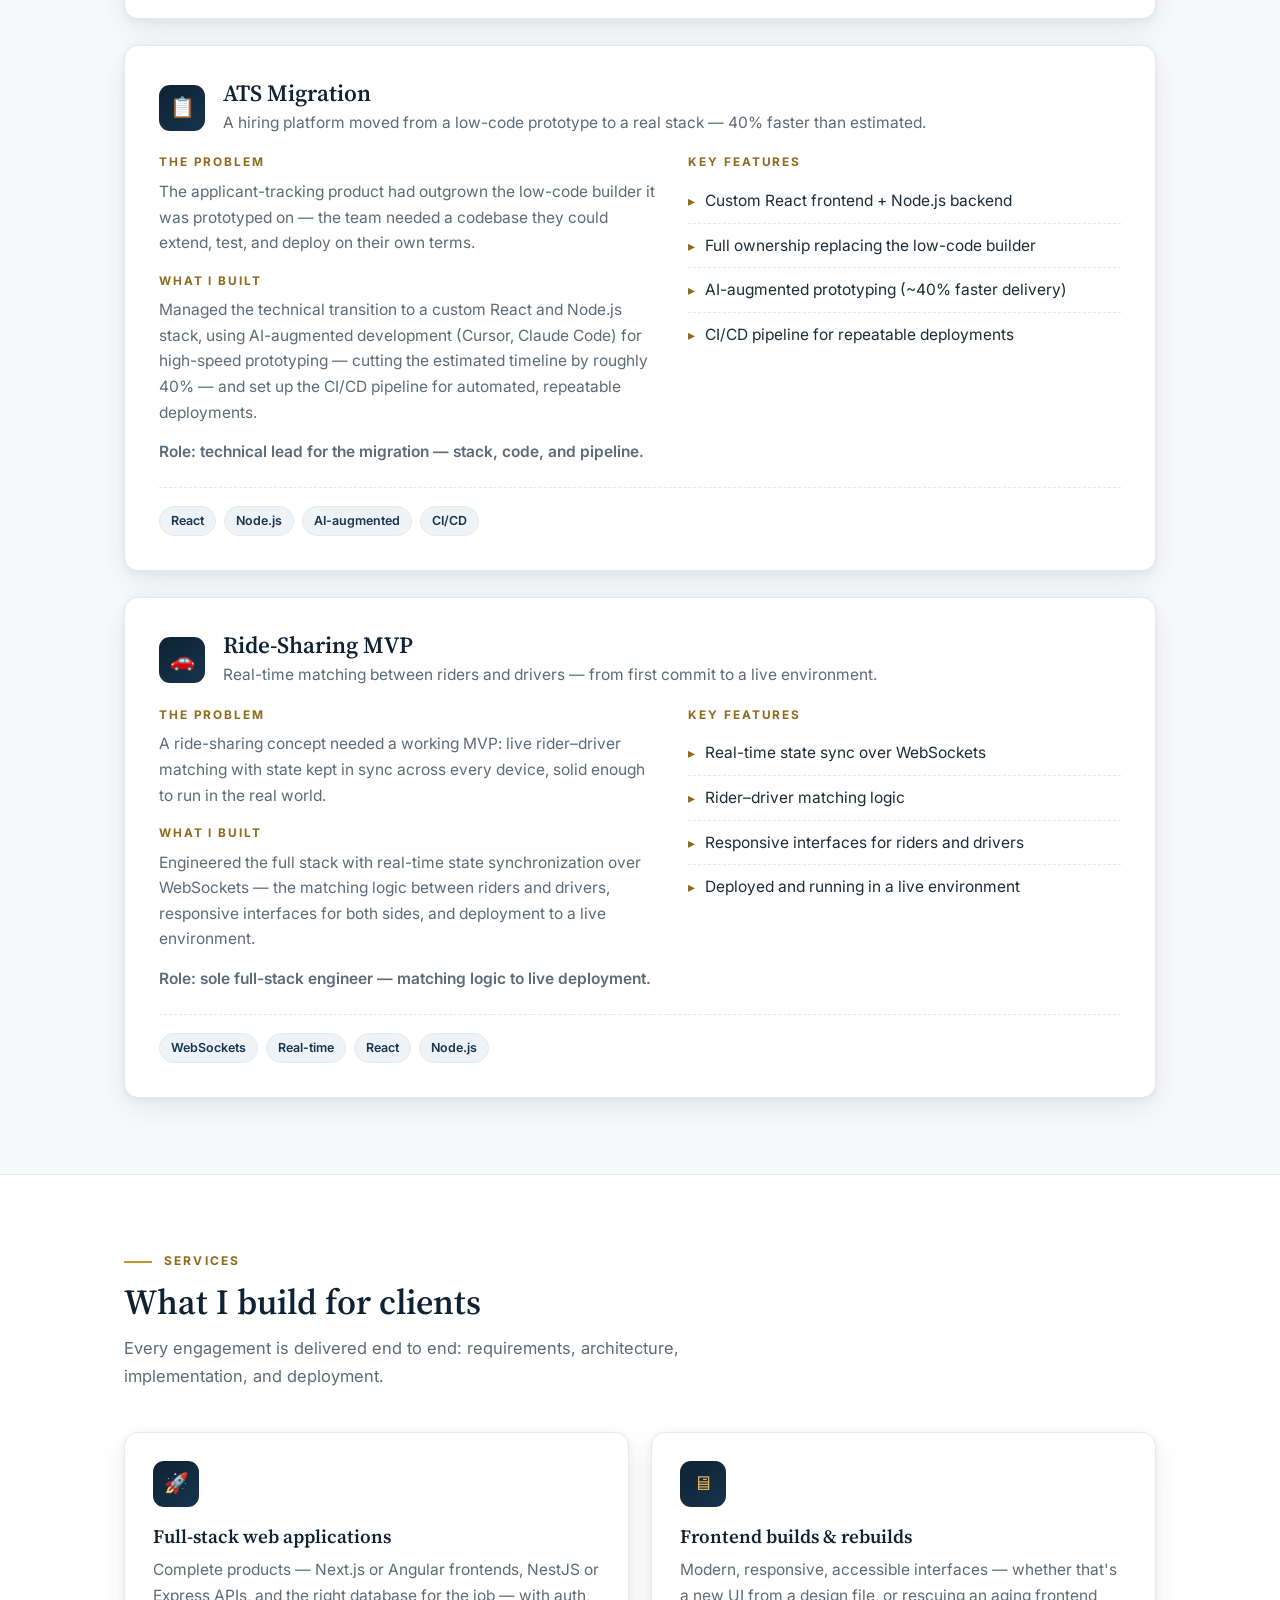
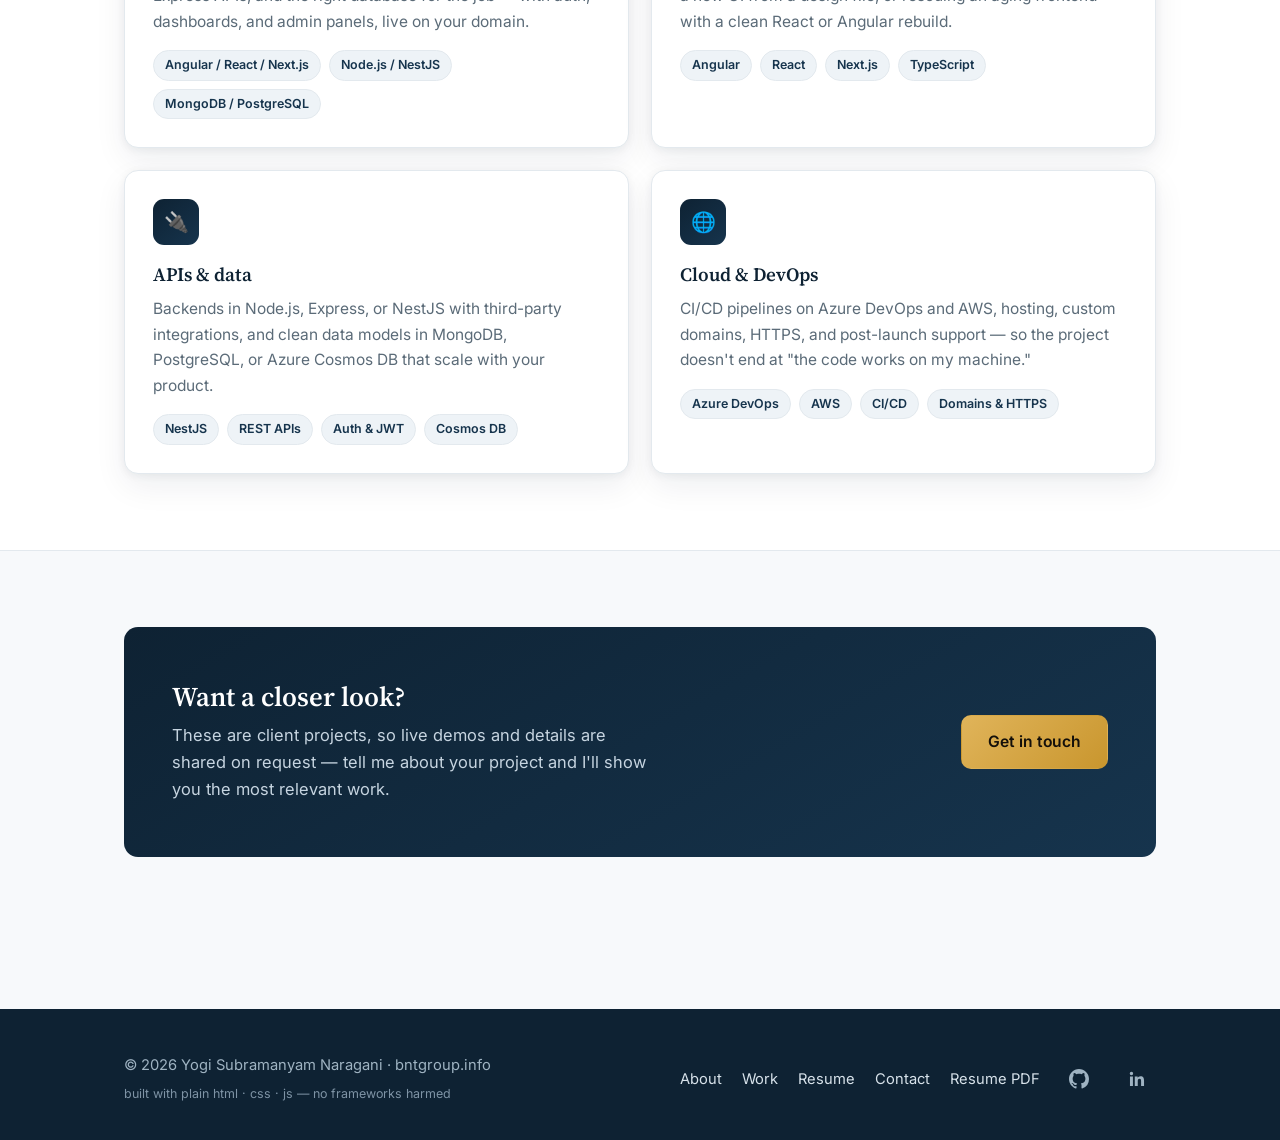
<file: projects.html>
<!DOCTYPE html>
<html lang="en">
<head>
  <meta charset="UTF-8" />
  <meta name="viewport" content="width=device-width, initial-scale=1.0" />
  <title>Work — Yogi Subramanyam Naragani</title>
  <meta name="description" content="Client applications delivered end to end — an HRMS platform (Next.js + NestJS + PostgreSQL), a React 18 legacy-platform modernization, an ATS migration, and a real-time ride-sharing MVP." />
  <link rel="icon" href="data:image/svg+xml,%3Csvg xmlns='http://www.w3.org/2000/svg' viewBox='0 0 100 100'%3E%3Crect width='100' height='100' rx='20' fill='%230e2233'/%3E%3Ctext x='50' y='68' font-size='52' text-anchor='middle' fill='%23e0b45a' font-family='Georgia'%3EY%3C/text%3E%3C/svg%3E" />
  <link rel="preconnect" href="https://fonts.googleapis.com" />
  <link rel="preconnect" href="https://fonts.gstatic.com" crossorigin />
  <link href="https://fonts.googleapis.com/css2?family=Inter:wght@400;500;600;700&family=Source+Serif+4:wght@600;700&display=swap" rel="stylesheet" />
  <script>
  (function () {
    var t;
    try { t = localStorage.getItem("theme"); } catch (e) {}
    if (t !== "light" && t !== "dark") {
      t = window.matchMedia && window.matchMedia("(prefers-color-scheme: dark)").matches ? "dark" : "light";
    }
    document.documentElement.setAttribute("data-theme", t);
  })();
  </script>
  <link rel="stylesheet" href="assets/styles.css?v=6" />
  <link rel="canonical" href="https://bntgroup.info/projects.html" />
  <meta name="robots" content="index, follow" />
  <meta name="author" content="Yogi Subramanyam Naragani" />
  <meta name="theme-color" content="#0b1723" media="(prefers-color-scheme: dark)" />
  <meta name="theme-color" content="#f7f9fb" media="(prefers-color-scheme: light)" />
  <meta property="og:type" content="website" />
  <meta property="og:site_name" content="Yogi Naragani — BNT" />
  <meta property="og:title" content="Work — Yogi Subramanyam Naragani" />
  <meta property="og:description" content="Client applications delivered end to end — an HRMS platform (Next.js + NestJS + PostgreSQL), a React 18 legacy-platform modernization, an ATS migration, and a real-time ride-sharing MVP." />
  <meta property="og:url" content="https://bntgroup.info/projects.html" />
  <meta property="og:image" content="https://bntgroup.info/assets/og.png" />
  <meta property="og:image:width" content="1200" />
  <meta property="og:image:height" content="630" />
  <meta property="og:image:alt" content="Yogi Subramanyam Naragani — Full-Stack Developer (Angular, React, Node.js)" />
  <meta name="twitter:card" content="summary_large_image" />
  <meta name="twitter:title" content="Work — Yogi Subramanyam Naragani" />
  <meta name="twitter:description" content="Client applications delivered end to end — an HRMS platform (Next.js + NestJS + PostgreSQL), a React 18 legacy-platform modernization, an ATS migration, and a real-time ride-sharing MVP." />
  <meta name="twitter:image" content="https://bntgroup.info/assets/og.png" />
</head>
<body>

  <header class="site-header">
    <div class="container header-inner">
      <a class="brand" href="index.html" aria-label="Home">
        <span class="mark">Yogi Naragani<span class="dot">.</span></span>
        <span class="sub">BNT</span>
      </a>
      <button class="nav-toggle" aria-expanded="false" aria-label="Toggle navigation">☰</button>
      <nav class="site-nav" aria-label="Main navigation">
        <a href="index.html">Home</a>
        <a href="about.html">About</a>
        <a href="projects.html" aria-current="page">Work</a>
        <a href="resume.html">Resume</a>
        <a href="contact.html">Contact</a>
      </nav>
      <div class="header-right">
        <a class="icon-link" href="https://github.com/yogisubramanyam" aria-label="GitHub profile"><svg viewBox="0 0 16 16" aria-hidden="true"><path d="M8 0C3.58 0 0 3.58 0 8c0 3.54 2.29 6.53 5.47 7.59.4.07.55-.17.55-.38 0-.19-.01-.82-.01-1.49-2.01.37-2.53-.49-2.69-.94-.09-.23-.48-.94-.82-1.13-.28-.15-.68-.52-.01-.53.63-.01 1.08.58 1.23.82.72 1.21 1.87.87 2.33.66.07-.52.28-.87.51-1.07-1.78-.2-3.64-.89-3.64-3.95 0-.87.31-1.59.82-2.15-.08-.2-.36-1.02.08-2.12 0 0 .67-.21 2.2.82.64-.18 1.32-.27 2-.27s1.36.09 2 .27c1.53-1.04 2.2-.82 2.2-.82.44 1.1.16 1.92.08 2.12.51.56.82 1.27.82 2.15 0 3.07-1.87 3.75-3.65 3.95.29.25.54.73.54 1.48 0 1.07-.01 1.93-.01 2.2 0 .21.15.46.55.38A8.01 8.01 0 0 0 16 8c0-4.42-3.58-8-8-8z"/></svg></a>
        <a class="icon-link" href="https://www.linkedin.com/in/yogi-naragani" aria-label="LinkedIn profile"><svg viewBox="0 0 24 24" aria-hidden="true"><path d="M20.45 20.45h-3.55v-5.57c0-1.33-.03-3.04-1.85-3.04-1.86 0-2.14 1.45-2.14 2.94v5.67H9.35V9h3.41v1.56h.05c.48-.9 1.64-1.85 3.37-1.85 3.6 0 4.27 2.37 4.27 5.46v6.28zM5.34 7.43a2.06 2.06 0 1 1 0-4.12 2.06 2.06 0 0 1 0 4.12zM7.12 20.45H3.56V9h3.56v11.45z"/></svg></a>
        <button class="theme-toggle" aria-label="Switch theme"><svg class="sun" viewBox="0 0 24 24" aria-hidden="true"><path d="M12 2.25a.75.75 0 0 1 .75.75v2.25a.75.75 0 0 1-1.5 0V3a.75.75 0 0 1 .75-.75zM7.5 12a4.5 4.5 0 1 1 9 0 4.5 4.5 0 0 1-9 0zM18.9 6.16a.75.75 0 0 0-1.06-1.06l-1.59 1.59a.75.75 0 1 0 1.06 1.06l1.59-1.59zM21.75 12a.75.75 0 0 1-.75.75h-2.25a.75.75 0 0 1 0-1.5H21a.75.75 0 0 1 .75.75zM17.84 18.9a.75.75 0 0 0 1.06-1.06l-1.59-1.59a.75.75 0 1 0-1.06 1.06l1.59 1.59zM12 18a.75.75 0 0 1 .75.75V21a.75.75 0 0 1-1.5 0v-2.25A.75.75 0 0 1 12 18zM7.76 17.25a.75.75 0 0 0-1.06-1.06L5.1 17.78a.75.75 0 0 0 1.06 1.06l1.6-1.59zM6 12a.75.75 0 0 1-.75.75H3a.75.75 0 0 1 0-1.5h2.25A.75.75 0 0 1 6 12zM6.16 5.1a.75.75 0 0 0-1.06 1.06l1.59 1.59a.75.75 0 0 0 1.06-1.06L6.16 5.1z"/></svg><svg class="moon" viewBox="0 0 24 24" aria-hidden="true"><path d="M21.75 14.01A9.72 9.72 0 0 1 12.28 21a9.75 9.75 0 0 1-2.3-19.23.75.75 0 0 1 .85 1.03 7.5 7.5 0 0 0 9.9 9.9.75.75 0 0 1 1.02.86 9.6 9.6 0 0 1-.0.45z"/></svg></button>
      </div>
    </div>
  </header>

  <section class="page-hero">
    <div class="container">
      <h1>Work &amp; services.</h1>
      <p>Real applications I've built and rebuilt for clients — and what I can build for you.</p>
    </div>
  </section>

  <section class="section">
    <div class="container">
      <div class="section-head">
        <span class="kicker">Selected work</span>
        <h2>Applications I've delivered</h2>
        <p>Client projects built end to end — frontend, backend, database, and deployment.</p>
      </div>
      <div class="card project">
        <div class="project-body">
        <div class="project-top">
          <div class="icon">👥</div>
          <div>
            <h3>HRMS Platform</h3>
            <p class="project-sub">The full employee lifecycle — people, attendance, leave, and payroll — in one system.</p>
          </div>
        </div>
        <div class="project-grid">
          <div>
            <h4 class="mini">The problem</h4>
            <p>
              A growing company was running HR operations across disconnected tools and spreadsheets —
              no single source of truth for employee records, attendance, leave, or payroll.
            </p>
            <h4 class="mini">What I built</h4>
            <p>
              Architected and built the platform end to end: a server-side-rendered Next.js frontend on
              a modular NestJS backend with a PostgreSQL data layer and JWT role-based access control.
              Containerized with Docker, automated build/test/deploy through GitHub Actions, served
              behind Nginx in a production cloud environment with monitoring.
            </p>
            <p class="role-note">Role: architect &amp; sole full-stack developer — design to production.</p>
          </div>
          <div>
            <h4 class="mini">Key features</h4>
            <ul class="skill-list">
              <li>Employee management with role-based dashboards</li>
              <li>Attendance and leave modules with approvals</li>
              <li>Payroll module on a clean PostgreSQL data model</li>
              <li>JWT authentication with role-based access control</li>
              <li>Dockerized CI/CD — automated, repeatable production deploys</li>
            </ul>
          </div>
        </div>
        <div class="tags"><span class="tag">Next.js (SSR)</span><span class="tag">NestJS</span><span class="tag">PostgreSQL</span><span class="tag">Docker</span><span class="tag">GitHub Actions</span><span class="tag">Nginx</span></div>
        </div>
      </div>

      <div class="card project">
        <div class="project-body">
        <div class="project-top">
          <div class="icon">🔄</div>
          <div>
            <h3>Legacy Platform Modernization</h3>
            <p class="project-sub">A production platform rebuilt on a modern React 18 foundation the team fully owns.</p>
          </div>
        </div>
        <div class="project-grid">
          <div>
            <h4 class="mini">The problem</h4>
            <p>
              The product was locked into low-code platform dependencies — hard to extend, hard to
              maintain, and impossible for the team to truly own or evolve.
            </p>
            <h4 class="mini">What I built</h4>
            <p>
              Led the end-to-end migration into a custom React 18 ecosystem with Redux and a
              feature-sliced architecture. Owned the full cycle — development and code review through
              Dockerized builds and production deployment.
            </p>
            <p class="role-note">Role: lead developer — migration strategy through production.</p>
          </div>
          <div>
            <h4 class="mini">Key features</h4>
            <ul class="skill-list">
              <li>React 18 + Redux with feature-sliced architecture</li>
              <li>Legacy low-code dependencies fully replaced</li>
              <li>Code-review and quality gates across the codebase</li>
              <li>Dockerized builds for consistent environments</li>
              <li>Zero-drama production deployment</li>
            </ul>
          </div>
        </div>
        <div class="tags"><span class="tag">React 18</span><span class="tag">Redux</span><span class="tag">Feature-sliced</span><span class="tag">Docker</span></div>
        </div>
      </div>

      <div class="card project">
        <div class="project-body">
        <div class="project-top">
          <div class="icon">📋</div>
          <div>
            <h3>ATS Migration</h3>
            <p class="project-sub">A hiring platform moved from a low-code prototype to a real stack — 40% faster than estimated.</p>
          </div>
        </div>
        <div class="project-grid">
          <div>
            <h4 class="mini">The problem</h4>
            <p>
              The applicant-tracking product had outgrown the low-code builder it was prototyped on —
              the team needed a codebase they could extend, test, and deploy on their own terms.
            </p>
            <h4 class="mini">What I built</h4>
            <p>
              Managed the technical transition to a custom React and Node.js stack, using AI-augmented
              development (Cursor, Claude Code) for high-speed prototyping — cutting the estimated
              timeline by roughly 40% — and set up the CI/CD pipeline for automated, repeatable deployments.
            </p>
            <p class="role-note">Role: technical lead for the migration — stack, code, and pipeline.</p>
          </div>
          <div>
            <h4 class="mini">Key features</h4>
            <ul class="skill-list">
              <li>Custom React frontend + Node.js backend</li>
              <li>Full ownership replacing the low-code builder</li>
              <li>AI-augmented prototyping (~40% faster delivery)</li>
              <li>CI/CD pipeline for repeatable deployments</li>
            </ul>
          </div>
        </div>
        <div class="tags"><span class="tag">React</span><span class="tag">Node.js</span><span class="tag">AI-augmented</span><span class="tag">CI/CD</span></div>
        </div>
      </div>

      <div class="card project">
        <div class="project-body">
        <div class="project-top">
          <div class="icon">🚗</div>
          <div>
            <h3>Ride-Sharing MVP</h3>
            <p class="project-sub">Real-time matching between riders and drivers — from first commit to a live environment.</p>
          </div>
        </div>
        <div class="project-grid">
          <div>
            <h4 class="mini">The problem</h4>
            <p>
              A ride-sharing concept needed a working MVP: live rider–driver matching with state kept
              in sync across every device, solid enough to run in the real world.
            </p>
            <h4 class="mini">What I built</h4>
            <p>
              Engineered the full stack with real-time state synchronization over WebSockets —
              the matching logic between riders and drivers, responsive interfaces for both sides,
              and deployment to a live environment.
            </p>
            <p class="role-note">Role: sole full-stack engineer — matching logic to live deployment.</p>
          </div>
          <div>
            <h4 class="mini">Key features</h4>
            <ul class="skill-list">
              <li>Real-time state sync over WebSockets</li>
              <li>Rider–driver matching logic</li>
              <li>Responsive interfaces for riders and drivers</li>
              <li>Deployed and running in a live environment</li>
            </ul>
          </div>
        </div>
        <div class="tags"><span class="tag">WebSockets</span><span class="tag">Real-time</span><span class="tag">React</span><span class="tag">Node.js</span></div>
        </div>
      </div>
    </div>
  </section>

  <section class="section alt">
    <div class="container">
      <div class="section-head">
        <span class="kicker">Services</span>
        <h2>What I build for clients</h2>
        <p>Every engagement is delivered end to end: requirements, architecture, implementation, and deployment.</p>
      </div>
      <div class="grid cols-2">
        <div class="card">
          <div class="icon">🚀</div>
          <h3>Full-stack web applications</h3>
          <p>
            Complete products — Next.js or Angular frontends, NestJS or Express APIs, and the
            right database for the job — with auth, dashboards, and admin panels, live on your domain.
          </p>
          <div class="tags"><span class="tag">Angular / React / Next.js</span><span class="tag">Node.js / NestJS</span><span class="tag">MongoDB / PostgreSQL</span></div>
        </div>
        <div class="card">
          <div class="icon">🖥</div>
          <h3>Frontend builds &amp; rebuilds</h3>
          <p>
            Modern, responsive, accessible interfaces — whether that's a new UI from a design file,
            or rescuing an aging frontend with a clean React or Angular rebuild.
          </p>
          <div class="tags"><span class="tag">Angular</span><span class="tag">React</span><span class="tag">Next.js</span><span class="tag">TypeScript</span></div>
        </div>
        <div class="card">
          <div class="icon">🔌</div>
          <h3>APIs &amp; data</h3>
          <p>
            Backends in Node.js, Express, or NestJS with third-party integrations, and clean data
            models in MongoDB, PostgreSQL, or Azure Cosmos DB that scale with your product.
          </p>
          <div class="tags"><span class="tag">NestJS</span><span class="tag">REST APIs</span><span class="tag">Auth &amp; JWT</span><span class="tag">Cosmos DB</span></div>
        </div>
        <div class="card">
          <div class="icon">🌐</div>
          <h3>Cloud &amp; DevOps</h3>
          <p>
            CI/CD pipelines on Azure DevOps and AWS, hosting, custom domains, HTTPS, and
            post-launch support — so the project doesn't end at "the code works on my machine."
          </p>
          <div class="tags"><span class="tag">Azure DevOps</span><span class="tag">AWS</span><span class="tag">CI/CD</span><span class="tag">Domains &amp; HTTPS</span></div>
        </div>
      </div>
    </div>
  </section>

  <section class="section">
    <div class="container">
      <div class="cta-band">
        <div>
          <h2>Want a closer look?</h2>
          <p>These are client projects, so live demos and details are shared on request — tell me about your project and I'll show you the most relevant work.</p>
        </div>
        <a class="btn btn-primary" href="contact.html">Get in touch</a>
      </div>
    </div>
  </section>

  <footer class="site-footer">
    <div class="container footer-inner">
      <div class="footer-left">
        <span>© 2026 Yogi Subramanyam Naragani · bntgroup.info</span>
        <span class="footer-note">built with plain html · css · js — no frameworks harmed</span>
      </div>
      <div class="footer-links">
        <a href="about.html">About</a>
        <a href="projects.html">Work</a>
        <a href="resume.html">Resume</a>
        <a href="contact.html">Contact</a>
        <a href="assets/Yogi-Naragani-Resume.pdf" download>Resume PDF</a>
        <a class="icon-link" href="https://github.com/yogisubramanyam" aria-label="GitHub profile"><svg viewBox="0 0 16 16" aria-hidden="true"><path d="M8 0C3.58 0 0 3.58 0 8c0 3.54 2.29 6.53 5.47 7.59.4.07.55-.17.55-.38 0-.19-.01-.82-.01-1.49-2.01.37-2.53-.49-2.69-.94-.09-.23-.48-.94-.82-1.13-.28-.15-.68-.52-.01-.53.63-.01 1.08.58 1.23.82.72 1.21 1.87.87 2.33.66.07-.52.28-.87.51-1.07-1.78-.2-3.64-.89-3.64-3.95 0-.87.31-1.59.82-2.15-.08-.2-.36-1.02.08-2.12 0 0 .67-.21 2.2.82.64-.18 1.32-.27 2-.27s1.36.09 2 .27c1.53-1.04 2.2-.82 2.2-.82.44 1.1.16 1.92.08 2.12.51.56.82 1.27.82 2.15 0 3.07-1.87 3.75-3.65 3.95.29.25.54.73.54 1.48 0 1.07-.01 1.93-.01 2.2 0 .21.15.46.55.38A8.01 8.01 0 0 0 16 8c0-4.42-3.58-8-8-8z"/></svg></a>
        <a class="icon-link" href="https://www.linkedin.com/in/yogi-naragani" aria-label="LinkedIn profile"><svg viewBox="0 0 24 24" aria-hidden="true"><path d="M20.45 20.45h-3.55v-5.57c0-1.33-.03-3.04-1.85-3.04-1.86 0-2.14 1.45-2.14 2.94v5.67H9.35V9h3.41v1.56h.05c.48-.9 1.64-1.85 3.37-1.85 3.6 0 4.27 2.37 4.27 5.46v6.28zM5.34 7.43a2.06 2.06 0 1 1 0-4.12 2.06 2.06 0 0 1 0 4.12zM7.12 20.45H3.56V9h3.56v11.45z"/></svg></a>
      </div>
    </div>
  </footer>

  <script src="assets/site.js?v=6"></script>
</body>
</html>
</file>
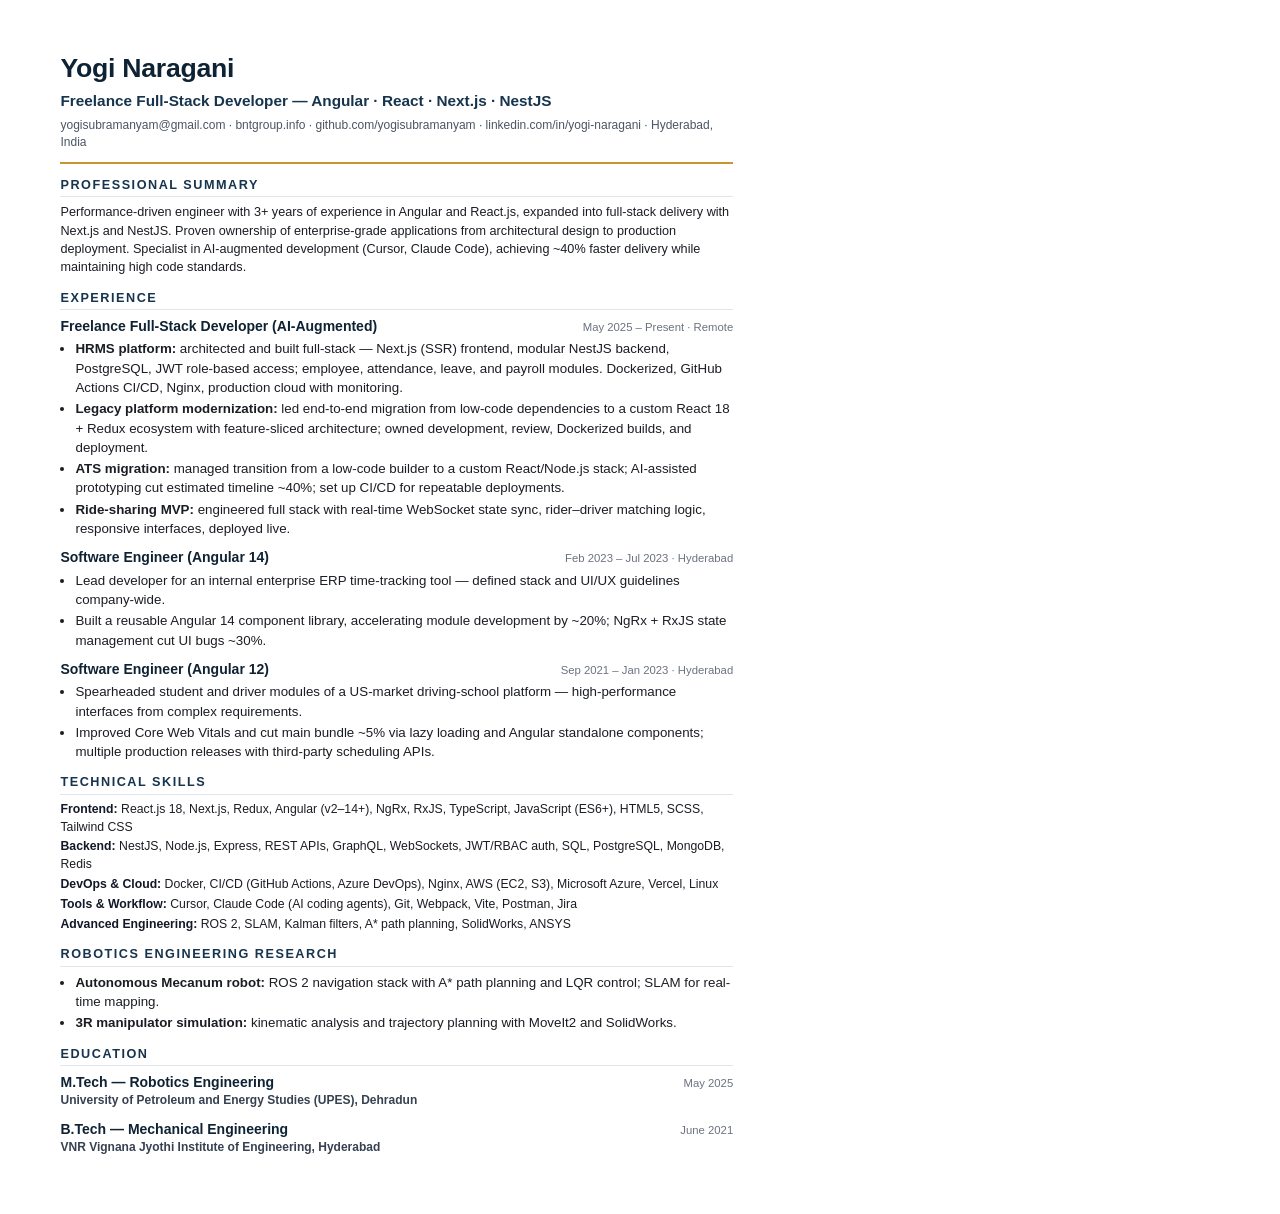
<file: resume-print.html>
<!DOCTYPE html>
<html lang="en">
<head>
<meta charset="UTF-8" />
<meta name="robots" content="noindex" />
<title>Yogi Naragani — Resume</title>
<style>
  * { margin: 0; padding: 0; box-sizing: border-box; }
  @page { size: A4; margin: 0; }
  body {
    font-family: "Segoe UI", -apple-system, Helvetica, Arial, sans-serif;
    color: #1a1d23; font-size: 10pt; line-height: 1.45;
    width: 210mm; min-height: 297mm; padding: 13mm 16mm;
    background: #ffffff;
  }
  header { border-bottom: 2.5px solid #c9962e; padding-bottom: 10px; margin-bottom: 12px; }
  h1 { font-size: 20pt; letter-spacing: -0.01em; color: #0e2233; }
  .role { color: #16344d; font-weight: 600; font-size: 11.5pt; margin-top: 2px; }
  .contact { color: #4b5563; font-size: 9pt; margin-top: 5px; }
  .contact span + span::before { content: " · "; }
  h2 {
    font-size: 9.5pt; text-transform: uppercase; letter-spacing: 0.12em;
    color: #16344d; margin: 12px 0 6px; border-bottom: 1px solid #e2e6ec; padding-bottom: 2px;
  }
  .entry { margin-bottom: 9px; }
  .entry-head { display: flex; justify-content: space-between; align-items: baseline; }
  .entry-head strong { font-size: 10.5pt; color: #0e2233; }
  .when { color: #6b7280; font-size: 8.5pt; white-space: nowrap; }
  .where { color: #374151; font-weight: 600; font-size: 9pt; }
  ul { margin: 3px 0 0 15px; }
  li { margin-bottom: 2px; }
  .skill-row { font-size: 9.2pt; margin-bottom: 2px; }
  .skill-row strong { color: #111827; }
</style>
</head>
<body>
  <header>
    <h1>Yogi Naragani</h1>
    <div class="role">Freelance Full-Stack Developer — Angular · React · Next.js · NestJS</div>
    <div class="contact">
      <span>yogisubramanyam@gmail.com</span><span>bntgroup.info</span><span>github.com/yogisubramanyam</span><span>linkedin.com/in/yogi-naragani</span><span>Hyderabad, India</span>
    </div>
  </header>

  <h2>Professional Summary</h2>
  <p style="font-size: 9.5pt;">
    Performance-driven engineer with 3+ years of experience in Angular and React.js, expanded into
    full-stack delivery with Next.js and NestJS. Proven ownership of enterprise-grade applications from
    architectural design to production deployment. Specialist in AI-augmented development (Cursor,
    Claude Code), achieving ~40% faster delivery while maintaining high code standards.
  </p>

  <h2>Experience</h2>
  <div class="entry">
    <div class="entry-head"><strong>Freelance Full-Stack Developer (AI-Augmented)</strong><span class="when">May 2025 – Present · Remote</span></div>
    <ul>
      <li><strong>HRMS platform:</strong> architected and built full-stack — Next.js (SSR) frontend, modular NestJS backend, PostgreSQL, JWT role-based access; employee, attendance, leave, and payroll modules. Dockerized, GitHub Actions CI/CD, Nginx, production cloud with monitoring.</li>
      <li><strong>Legacy platform modernization:</strong> led end-to-end migration from low-code dependencies to a custom React 18 + Redux ecosystem with feature-sliced architecture; owned development, review, Dockerized builds, and deployment.</li>
      <li><strong>ATS migration:</strong> managed transition from a low-code builder to a custom React/Node.js stack; AI-assisted prototyping cut estimated timeline ~40%; set up CI/CD for repeatable deployments.</li>
      <li><strong>Ride-sharing MVP:</strong> engineered full stack with real-time WebSocket state sync, rider–driver matching logic, responsive interfaces, deployed live.</li>
    </ul>
  </div>
  <div class="entry">
    <div class="entry-head"><strong>Software Engineer (Angular 14)</strong><span class="when">Feb 2023 – Jul 2023 · Hyderabad</span></div>
    <ul>
      <li>Lead developer for an internal enterprise ERP time-tracking tool — defined stack and UI/UX guidelines company-wide.</li>
      <li>Built a reusable Angular 14 component library, accelerating module development by ~20%; NgRx + RxJS state management cut UI bugs ~30%.</li>
    </ul>
  </div>
  <div class="entry">
    <div class="entry-head"><strong>Software Engineer (Angular 12)</strong><span class="when">Sep 2021 – Jan 2023 · Hyderabad</span></div>
    <ul>
      <li>Spearheaded student and driver modules of a US-market driving-school platform — high-performance interfaces from complex requirements.</li>
      <li>Improved Core Web Vitals and cut main bundle ~5% via lazy loading and Angular standalone components; multiple production releases with third-party scheduling APIs.</li>
    </ul>
  </div>

  <h2>Technical Skills</h2>
  <div class="skill-row"><strong>Frontend:</strong> React.js 18, Next.js, Redux, Angular (v2–14+), NgRx, RxJS, TypeScript, JavaScript (ES6+), HTML5, SCSS, Tailwind CSS</div>
  <div class="skill-row"><strong>Backend:</strong> NestJS, Node.js, Express, REST APIs, GraphQL, WebSockets, JWT/RBAC auth, SQL, PostgreSQL, MongoDB, Redis</div>
  <div class="skill-row"><strong>DevOps &amp; Cloud:</strong> Docker, CI/CD (GitHub Actions, Azure DevOps), Nginx, AWS (EC2, S3), Microsoft Azure, Vercel, Linux</div>
  <div class="skill-row"><strong>Tools &amp; Workflow:</strong> Cursor, Claude Code (AI coding agents), Git, Webpack, Vite, Postman, Jira</div>
  <div class="skill-row"><strong>Advanced Engineering:</strong> ROS 2, SLAM, Kalman filters, A* path planning, SolidWorks, ANSYS</div>

  <h2>Robotics Engineering Research</h2>
  <ul style="margin-left: 15px;">
    <li><strong>Autonomous Mecanum robot:</strong> ROS 2 navigation stack with A* path planning and LQR control; SLAM for real-time mapping.</li>
    <li><strong>3R manipulator simulation:</strong> kinematic analysis and trajectory planning with MoveIt2 and SolidWorks.</li>
  </ul>

  <h2>Education</h2>
  <div class="entry">
    <div class="entry-head"><strong>M.Tech — Robotics Engineering</strong><span class="when">May 2025</span></div>
    <div class="where">University of Petroleum and Energy Studies (UPES), Dehradun</div>
  </div>
  <div class="entry">
    <div class="entry-head"><strong>B.Tech — Mechanical Engineering</strong><span class="when">June 2021</span></div>
    <div class="where">VNR Vignana Jyothi Institute of Engineering, Hyderabad</div>
  </div>
</body>
</html>
</file>
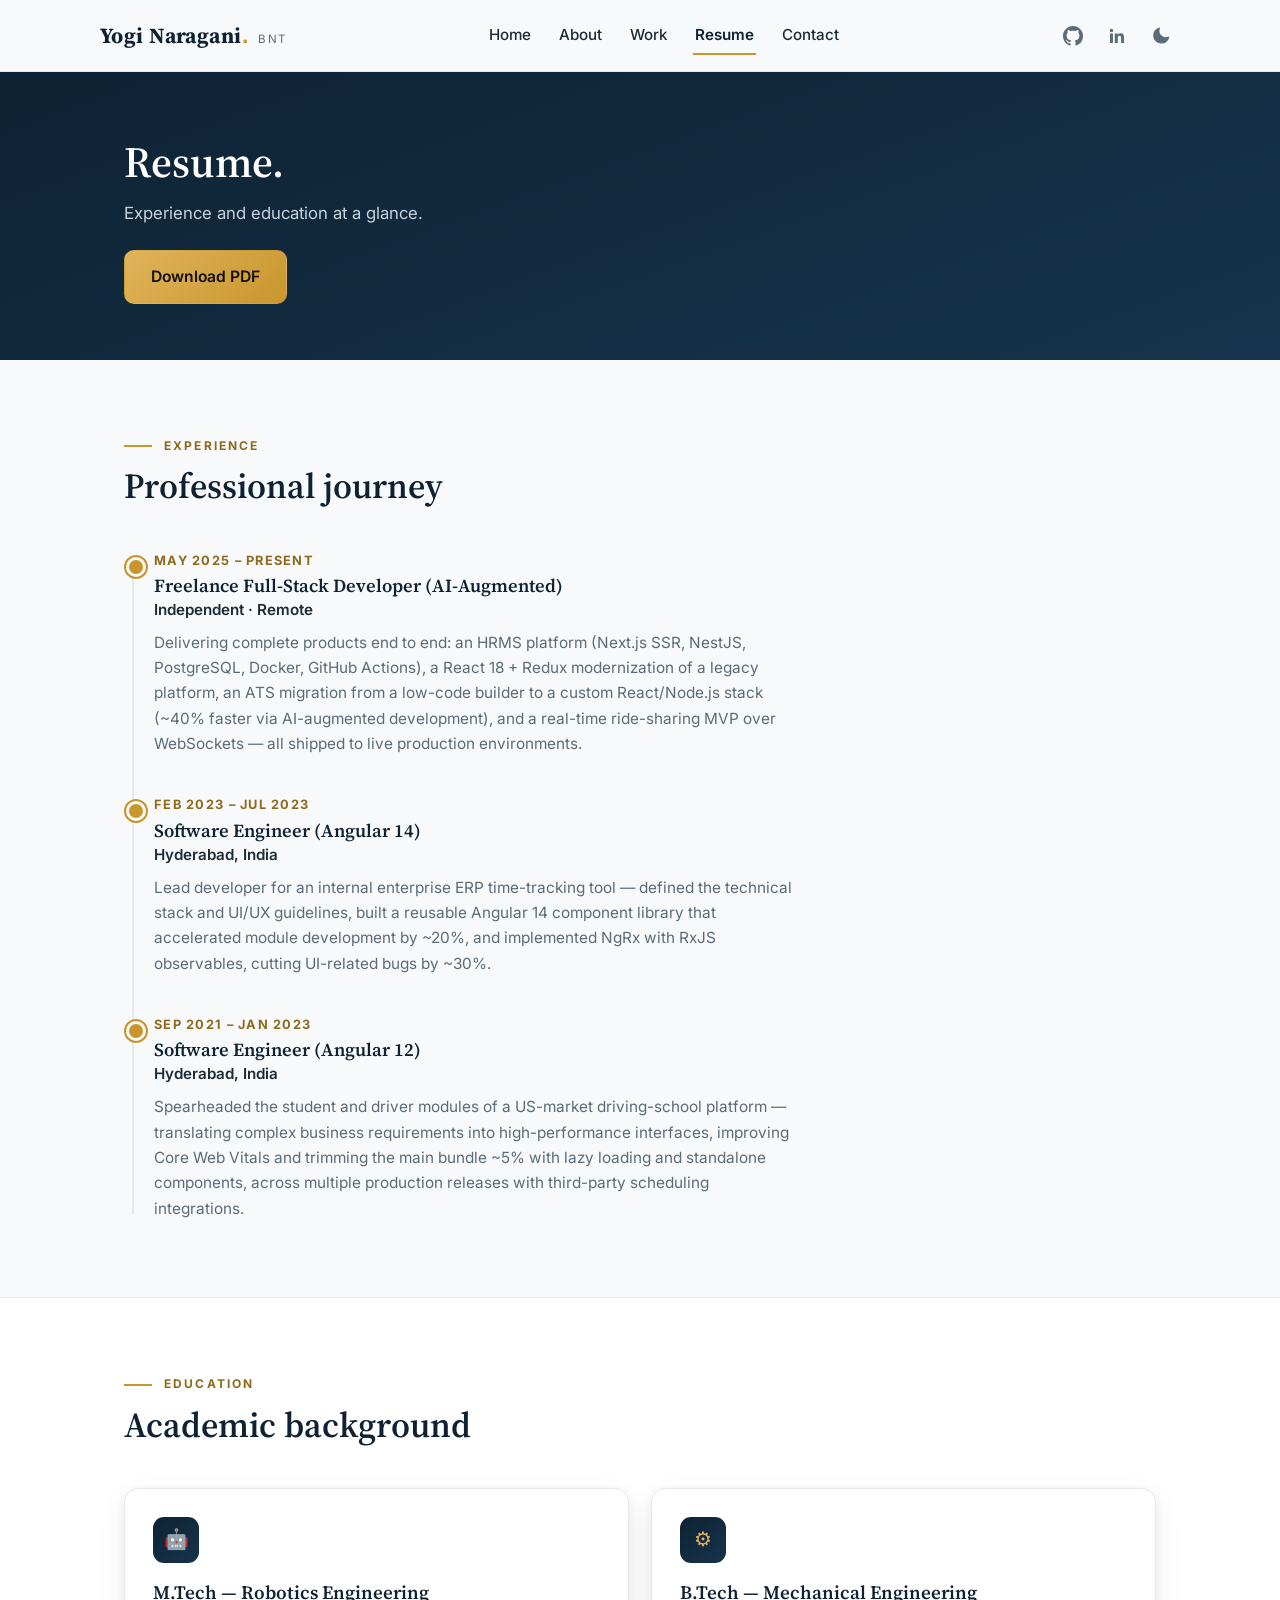
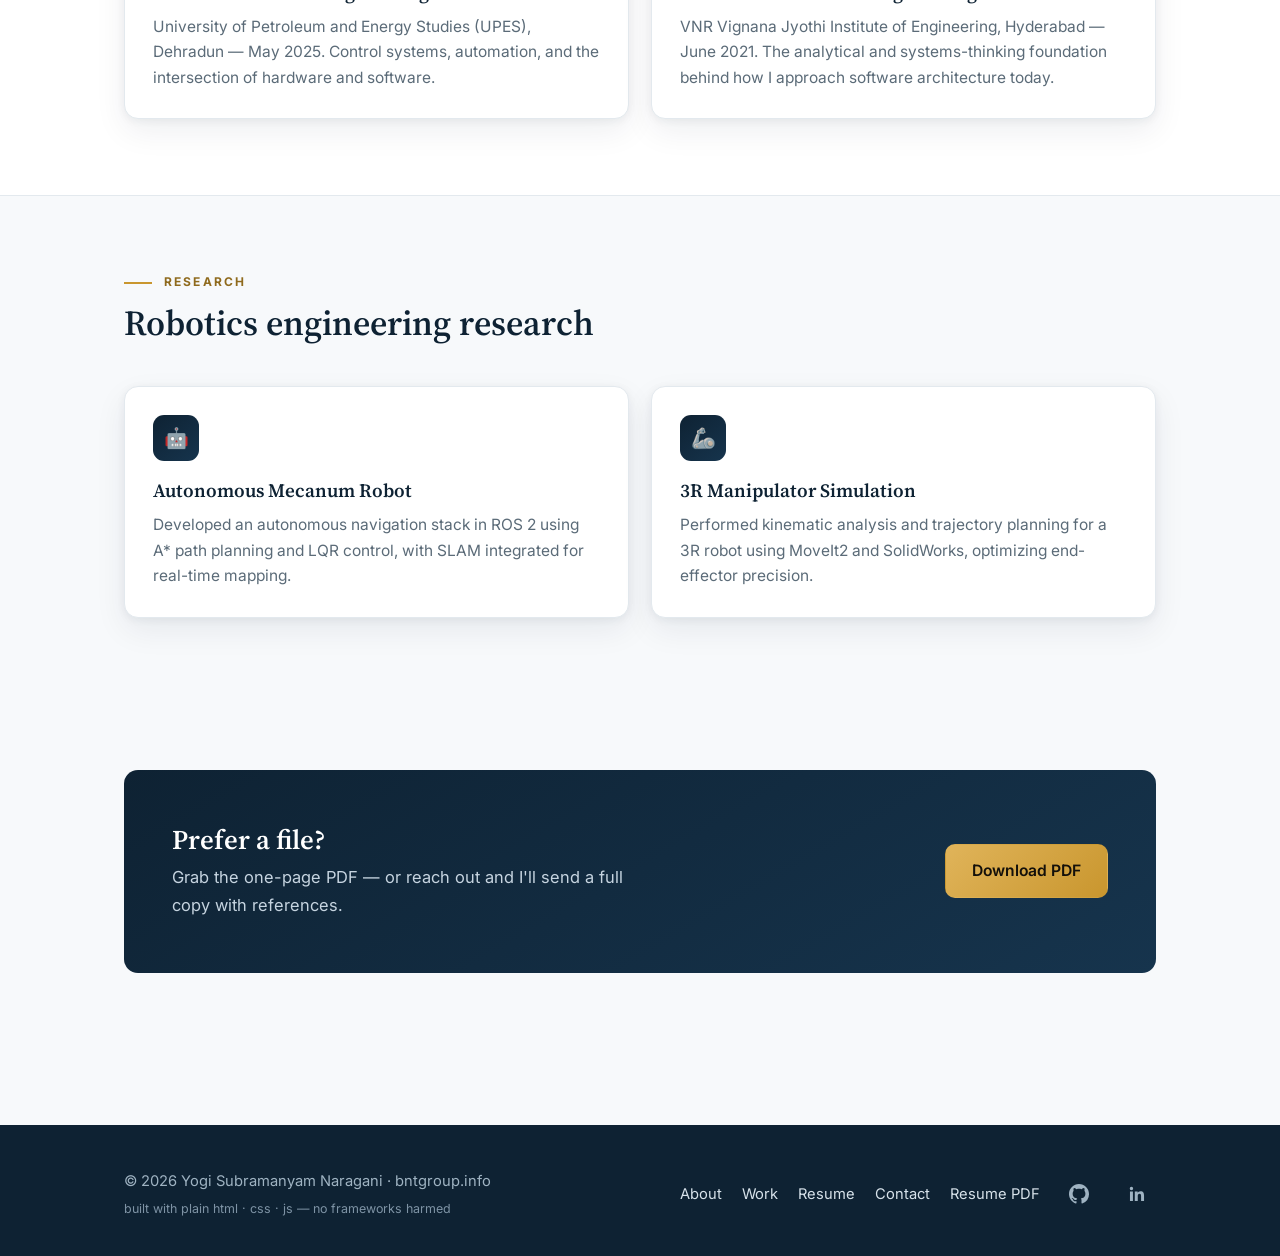
<file: resume.html>
<!DOCTYPE html>
<html lang="en">
<head>
  <meta charset="UTF-8" />
  <meta name="viewport" content="width=device-width, initial-scale=1.0" />
  <title>Resume — Yogi Subramanyam Naragani</title>
  <meta name="description" content="Resume of Yogi Subramanyam Naragani — freelance full-stack developer, former frontend engineer, M.Tech Robotics Engineering, B.Tech Mechanical Engineering." />
  <link rel="icon" href="data:image/svg+xml,%3Csvg xmlns='http://www.w3.org/2000/svg' viewBox='0 0 100 100'%3E%3Crect width='100' height='100' rx='20' fill='%230e2233'/%3E%3Ctext x='50' y='68' font-size='52' text-anchor='middle' fill='%23e0b45a' font-family='Georgia'%3EY%3C/text%3E%3C/svg%3E" />
  <link rel="preconnect" href="https://fonts.googleapis.com" />
  <link rel="preconnect" href="https://fonts.gstatic.com" crossorigin />
  <link href="https://fonts.googleapis.com/css2?family=Inter:wght@400;500;600;700&family=Source+Serif+4:wght@600;700&display=swap" rel="stylesheet" />
  <script>
  (function () {
    var t;
    try { t = localStorage.getItem("theme"); } catch (e) {}
    if (t !== "light" && t !== "dark") {
      t = window.matchMedia && window.matchMedia("(prefers-color-scheme: dark)").matches ? "dark" : "light";
    }
    document.documentElement.setAttribute("data-theme", t);
  })();
  </script>
  <link rel="stylesheet" href="assets/styles.css?v=6" />
  <link rel="canonical" href="https://bntgroup.info/resume.html" />
  <meta name="robots" content="index, follow" />
  <meta name="author" content="Yogi Subramanyam Naragani" />
  <meta name="theme-color" content="#0b1723" media="(prefers-color-scheme: dark)" />
  <meta name="theme-color" content="#f7f9fb" media="(prefers-color-scheme: light)" />
  <meta property="og:type" content="website" />
  <meta property="og:site_name" content="Yogi Naragani — BNT" />
  <meta property="og:title" content="Resume — Yogi Subramanyam Naragani" />
  <meta property="og:description" content="Resume of Yogi Subramanyam Naragani — freelance full-stack developer, former frontend engineer, M.Tech Robotics Engineering, B.Tech Mechanical Engineering." />
  <meta property="og:url" content="https://bntgroup.info/resume.html" />
  <meta property="og:image" content="https://bntgroup.info/assets/og.png" />
  <meta property="og:image:width" content="1200" />
  <meta property="og:image:height" content="630" />
  <meta property="og:image:alt" content="Yogi Subramanyam Naragani — Full-Stack Developer (Angular, React, Node.js)" />
  <meta name="twitter:card" content="summary_large_image" />
  <meta name="twitter:title" content="Resume — Yogi Subramanyam Naragani" />
  <meta name="twitter:description" content="Resume of Yogi Subramanyam Naragani — freelance full-stack developer, former frontend engineer, M.Tech Robotics Engineering, B.Tech Mechanical Engineering." />
  <meta name="twitter:image" content="https://bntgroup.info/assets/og.png" />
</head>
<body>

  <header class="site-header">
    <div class="container header-inner">
      <a class="brand" href="index.html" aria-label="Home">
        <span class="mark">Yogi Naragani<span class="dot">.</span></span>
        <span class="sub">BNT</span>
      </a>
      <button class="nav-toggle" aria-expanded="false" aria-label="Toggle navigation">☰</button>
      <nav class="site-nav" aria-label="Main navigation">
        <a href="index.html">Home</a>
        <a href="about.html">About</a>
        <a href="projects.html">Work</a>
        <a href="resume.html" aria-current="page">Resume</a>
        <a href="contact.html">Contact</a>
      </nav>
      <div class="header-right">
        <a class="icon-link" href="https://github.com/yogisubramanyam" aria-label="GitHub profile"><svg viewBox="0 0 16 16" aria-hidden="true"><path d="M8 0C3.58 0 0 3.58 0 8c0 3.54 2.29 6.53 5.47 7.59.4.07.55-.17.55-.38 0-.19-.01-.82-.01-1.49-2.01.37-2.53-.49-2.69-.94-.09-.23-.48-.94-.82-1.13-.28-.15-.68-.52-.01-.53.63-.01 1.08.58 1.23.82.72 1.21 1.87.87 2.33.66.07-.52.28-.87.51-1.07-1.78-.2-3.64-.89-3.64-3.95 0-.87.31-1.59.82-2.15-.08-.2-.36-1.02.08-2.12 0 0 .67-.21 2.2.82.64-.18 1.32-.27 2-.27s1.36.09 2 .27c1.53-1.04 2.2-.82 2.2-.82.44 1.1.16 1.92.08 2.12.51.56.82 1.27.82 2.15 0 3.07-1.87 3.75-3.65 3.95.29.25.54.73.54 1.48 0 1.07-.01 1.93-.01 2.2 0 .21.15.46.55.38A8.01 8.01 0 0 0 16 8c0-4.42-3.58-8-8-8z"/></svg></a>
        <a class="icon-link" href="https://www.linkedin.com/in/yogi-naragani" aria-label="LinkedIn profile"><svg viewBox="0 0 24 24" aria-hidden="true"><path d="M20.45 20.45h-3.55v-5.57c0-1.33-.03-3.04-1.85-3.04-1.86 0-2.14 1.45-2.14 2.94v5.67H9.35V9h3.41v1.56h.05c.48-.9 1.64-1.85 3.37-1.85 3.6 0 4.27 2.37 4.27 5.46v6.28zM5.34 7.43a2.06 2.06 0 1 1 0-4.12 2.06 2.06 0 0 1 0 4.12zM7.12 20.45H3.56V9h3.56v11.45z"/></svg></a>
        <button class="theme-toggle" aria-label="Switch theme"><svg class="sun" viewBox="0 0 24 24" aria-hidden="true"><path d="M12 2.25a.75.75 0 0 1 .75.75v2.25a.75.75 0 0 1-1.5 0V3a.75.75 0 0 1 .75-.75zM7.5 12a4.5 4.5 0 1 1 9 0 4.5 4.5 0 0 1-9 0zM18.9 6.16a.75.75 0 0 0-1.06-1.06l-1.59 1.59a.75.75 0 1 0 1.06 1.06l1.59-1.59zM21.75 12a.75.75 0 0 1-.75.75h-2.25a.75.75 0 0 1 0-1.5H21a.75.75 0 0 1 .75.75zM17.84 18.9a.75.75 0 0 0 1.06-1.06l-1.59-1.59a.75.75 0 1 0-1.06 1.06l1.59 1.59zM12 18a.75.75 0 0 1 .75.75V21a.75.75 0 0 1-1.5 0v-2.25A.75.75 0 0 1 12 18zM7.76 17.25a.75.75 0 0 0-1.06-1.06L5.1 17.78a.75.75 0 0 0 1.06 1.06l1.6-1.59zM6 12a.75.75 0 0 1-.75.75H3a.75.75 0 0 1 0-1.5h2.25A.75.75 0 0 1 6 12zM6.16 5.1a.75.75 0 0 0-1.06 1.06l1.59 1.59a.75.75 0 0 0 1.06-1.06L6.16 5.1z"/></svg><svg class="moon" viewBox="0 0 24 24" aria-hidden="true"><path d="M21.75 14.01A9.72 9.72 0 0 1 12.28 21a9.75 9.75 0 0 1-2.3-19.23.75.75 0 0 1 .85 1.03 7.5 7.5 0 0 0 9.9 9.9.75.75 0 0 1 1.02.86 9.6 9.6 0 0 1-.0.45z"/></svg></button>
      </div>
    </div>
  </header>

  <section class="page-hero">
    <div class="container">
      <h1>Resume.</h1>
      <p>Experience and education at a glance.</p>
      <div class="hero-actions"><a class="btn btn-primary" href="assets/Yogi-Naragani-Resume.pdf" download>Download PDF</a></div>
    </div>
  </section>

  <section class="section">
    <div class="container">
      <div class="section-head">
        <span class="kicker">Experience</span>
        <h2>Professional journey</h2>
      </div>
      <div class="timeline">
        <div class="tl-item">
          <div class="when">May 2025 – Present</div>
          <h3>Freelance Full-Stack Developer (AI-Augmented)</h3>
          <div class="where">Independent · Remote</div>
          <p>
            Delivering complete products end to end: an HRMS platform (Next.js SSR, NestJS,
            PostgreSQL, Docker, GitHub Actions), a React 18 + Redux modernization of a legacy
            platform, an ATS migration from a low-code builder to a custom React/Node.js stack
            (~40% faster via AI-augmented development), and a real-time ride-sharing MVP over
            WebSockets — all shipped to live production environments.
          </p>
        </div>
        <div class="tl-item">
          <div class="when">Feb 2023 – Jul 2023</div>
          <h3>Software Engineer (Angular 14)</h3>
          <div class="where">Hyderabad, India</div>
          <p>
            Lead developer for an internal enterprise ERP time-tracking tool — defined the technical
            stack and UI/UX guidelines, built a reusable Angular 14 component library that accelerated
            module development by ~20%, and implemented NgRx with RxJS observables, cutting UI-related
            bugs by ~30%.
          </p>
        </div>
        <div class="tl-item">
          <div class="when">Sep 2021 – Jan 2023</div>
          <h3>Software Engineer (Angular 12)</h3>
          <div class="where">Hyderabad, India</div>
          <p>
            Spearheaded the student and driver modules of a US-market driving-school platform —
            translating complex business requirements into high-performance interfaces, improving
            Core Web Vitals and trimming the main bundle ~5% with lazy loading and standalone
            components, across multiple production releases with third-party scheduling integrations.
          </p>
        </div>
      </div>
    </div>
  </section>

  <section class="section alt">
    <div class="container">
      <div class="section-head">
        <span class="kicker">Education</span>
        <h2>Academic background</h2>
      </div>
      <div class="grid cols-2">
        <div class="card">
          <div class="icon">🤖</div>
          <h3>M.Tech — Robotics Engineering</h3>
          <p>
            University of Petroleum and Energy Studies (UPES), Dehradun — May 2025. Control systems,
            automation, and the intersection of hardware and software.
          </p>
        </div>
        <div class="card">
          <div class="icon">⚙</div>
          <h3>B.Tech — Mechanical Engineering</h3>
          <p>
            VNR Vignana Jyothi Institute of Engineering, Hyderabad — June 2021. The analytical and
            systems-thinking foundation behind how I approach software architecture today.
          </p>
        </div>
      </div>
    </div>
  </section>

  <section class="section">
    <div class="container">
      <div class="section-head">
        <span class="kicker">Research</span>
        <h2>Robotics engineering research</h2>
      </div>
      <div class="grid cols-2">
        <div class="card">
          <div class="icon">🤖</div>
          <h3>Autonomous Mecanum Robot</h3>
          <p>
            Developed an autonomous navigation stack in ROS 2 using A* path planning and LQR
            control, with SLAM integrated for real-time mapping.
          </p>
        </div>
        <div class="card">
          <div class="icon">🦾</div>
          <h3>3R Manipulator Simulation</h3>
          <p>
            Performed kinematic analysis and trajectory planning for a 3R robot using MoveIt2 and
            SolidWorks, optimizing end-effector precision.
          </p>
        </div>
      </div>
    </div>
  </section>

  <section class="section">
    <div class="container">
      <div class="cta-band">
        <div>
          <h2>Prefer a file?</h2>
          <p>Grab the one-page PDF — or reach out and I'll send a full copy with references.</p>
        </div>
        <a class="btn btn-primary" href="assets/Yogi-Naragani-Resume.pdf" download>Download PDF</a>
      </div>
    </div>
  </section>

  <footer class="site-footer">
    <div class="container footer-inner">
      <div class="footer-left">
        <span>© 2026 Yogi Subramanyam Naragani · bntgroup.info</span>
        <span class="footer-note">built with plain html · css · js — no frameworks harmed</span>
      </div>
      <div class="footer-links">
        <a href="about.html">About</a>
        <a href="projects.html">Work</a>
        <a href="resume.html">Resume</a>
        <a href="contact.html">Contact</a>
        <a href="assets/Yogi-Naragani-Resume.pdf" download>Resume PDF</a>
        <a class="icon-link" href="https://github.com/yogisubramanyam" aria-label="GitHub profile"><svg viewBox="0 0 16 16" aria-hidden="true"><path d="M8 0C3.58 0 0 3.58 0 8c0 3.54 2.29 6.53 5.47 7.59.4.07.55-.17.55-.38 0-.19-.01-.82-.01-1.49-2.01.37-2.53-.49-2.69-.94-.09-.23-.48-.94-.82-1.13-.28-.15-.68-.52-.01-.53.63-.01 1.08.58 1.23.82.72 1.21 1.87.87 2.33.66.07-.52.28-.87.51-1.07-1.78-.2-3.64-.89-3.64-3.95 0-.87.31-1.59.82-2.15-.08-.2-.36-1.02.08-2.12 0 0 .67-.21 2.2.82.64-.18 1.32-.27 2-.27s1.36.09 2 .27c1.53-1.04 2.2-.82 2.2-.82.44 1.1.16 1.92.08 2.12.51.56.82 1.27.82 2.15 0 3.07-1.87 3.75-3.65 3.95.29.25.54.73.54 1.48 0 1.07-.01 1.93-.01 2.2 0 .21.15.46.55.38A8.01 8.01 0 0 0 16 8c0-4.42-3.58-8-8-8z"/></svg></a>
        <a class="icon-link" href="https://www.linkedin.com/in/yogi-naragani" aria-label="LinkedIn profile"><svg viewBox="0 0 24 24" aria-hidden="true"><path d="M20.45 20.45h-3.55v-5.57c0-1.33-.03-3.04-1.85-3.04-1.86 0-2.14 1.45-2.14 2.94v5.67H9.35V9h3.41v1.56h.05c.48-.9 1.64-1.85 3.37-1.85 3.6 0 4.27 2.37 4.27 5.46v6.28zM5.34 7.43a2.06 2.06 0 1 1 0-4.12 2.06 2.06 0 0 1 0 4.12zM7.12 20.45H3.56V9h3.56v11.45z"/></svg></a>
      </div>
    </div>
  </footer>

  <script src="assets/site.js?v=6"></script>
</body>
</html>
</file>
<file: assets/styles.css>
/* ============ Yogi Naragani / BNT — Navy & Gold Portfolio (light default + dark variant) ============ */

:root {
  color-scheme: light;
  --navy: #0e2233;
  --navy-2: #16344d;
  --heading: #0e2233;
  --ink: #1d2b36;
  --muted: #5b6b78;
  --line: #e3e9ee;
  --bg: #f7f9fb;
  --card: #ffffff;
  --card-2: #eef3f7;
  --accent: #c9962e;
  --accent-2: #e0b45a;
  --accent-text: #8f6a1d;
  --tag-ink: #16344d;
  --ok: #4ade80;
  --ok-ink: #15803d;
  --err-ink: #b91c1c;
  --radius: 14px;
  --radius-sm: 9px;
  --shadow: 0 2px 8px rgba(14, 34, 51, 0.06), 0 12px 32px rgba(14, 34, 51, 0.07);
  --font-display: "Source Serif 4", Georgia, "Times New Roman", serif;
  --font-body: "Inter", -apple-system, BlinkMacSystemFont, "Segoe UI", Roboto, sans-serif;
}

[data-theme="dark"] {
  color-scheme: dark;
  --heading: #eaf1f7;
  --ink: #e8eef4;
  --muted: #9db0bf;
  --line: #223a4e;
  --bg: #0b1723;
  --card: #102334;
  --card-2: #0e1f2e;
  --accent-text: #e0b45a;
  --tag-ink: #cfe0ee;
  --ok-ink: #4ade80;
  --err-ink: #f87171;
  --shadow: 0 2px 8px rgba(0, 0, 0, 0.3), 0 14px 36px rgba(0, 0, 0, 0.32);
}

* { margin: 0; padding: 0; box-sizing: border-box; }

html { scroll-behavior: smooth; }
@media (prefers-reduced-motion: reduce) {
  html { scroll-behavior: auto; }
  *, *::before, *::after { animation: none !important; transition: none !important; }
}

body {
  font-family: var(--font-body);
  color: var(--ink);
  background: var(--bg);
  line-height: 1.65;
  font-size: 16.5px;
  -webkit-font-smoothing: antialiased;
}

h1, h2, h3 { font-family: var(--font-display); color: var(--heading); line-height: 1.2; font-weight: 600; }

a { color: var(--navy-2); text-decoration: none; }
[data-theme="dark"] a { color: #cfe0ee; }
a:focus-visible, button:focus-visible, input:focus-visible, textarea:focus-visible {
  outline: 3px solid var(--accent);
  outline-offset: 3px;
  border-radius: 4px;
}

.container { max-width: 1080px; margin: 0 auto; padding: 0 24px; }

/* ---------- Header ---------- */
.site-header {
  position: sticky; top: 0; z-index: 50;
  background: color-mix(in srgb, var(--bg) 90%, transparent);
  backdrop-filter: blur(8px);
  border-bottom: 1px solid var(--line);
}
@supports not (background: color-mix(in srgb, red 50%, blue)) {
  .site-header { background: var(--bg); }
}
.header-inner { display: flex; align-items: center; justify-content: space-between; padding: 16px 0; gap: 16px; }
.brand { display: flex; align-items: baseline; gap: 10px; }
.brand .mark {
  font-family: var(--font-display);
  font-size: 1.35rem; font-weight: 700; color: var(--heading);
  letter-spacing: 0.02em;
}
.brand .mark .dot { color: var(--accent); }
.brand .sub { font-size: 0.72rem; text-transform: uppercase; letter-spacing: 0.14em; color: var(--muted); }
.header-right { display: flex; align-items: center; gap: 6px; }
.site-nav { display: flex; gap: 24px; align-items: center; margin-right: 12px; }
.site-nav a { font-size: 0.95rem; font-weight: 500; color: var(--ink); padding: 6px 2px; border-bottom: 2px solid transparent; }
.site-nav a:hover { color: var(--heading); border-bottom-color: var(--accent-2); }
.site-nav a[aria-current="page"] { color: var(--heading); border-bottom-color: var(--accent); font-weight: 600; }
.icon-link, .theme-toggle {
  display: inline-flex; align-items: center; justify-content: center;
  width: 38px; height: 38px; border-radius: var(--radius-sm);
  color: var(--muted); background: none; border: 1px solid transparent; cursor: pointer;
}
.icon-link:hover, .theme-toggle:hover { color: var(--accent-text); border-color: var(--line); background: var(--card-2); }
.icon-link svg, .theme-toggle svg { width: 20px; height: 20px; fill: currentColor; }
.theme-toggle .sun { display: none; }
.theme-toggle .moon { display: block; }
[data-theme="dark"] .theme-toggle .sun { display: block; }
[data-theme="dark"] .theme-toggle .moon { display: none; }
.nav-toggle {
  display: none; background: none; border: 1px solid var(--line);
  border-radius: 8px; padding: 8px 12px; font-size: 1.1rem; cursor: pointer; color: var(--heading);
}

/* ---------- Hero (navy in both themes) ---------- */
.hero {
  background: linear-gradient(160deg, var(--navy) 0%, var(--navy-2) 70%, #1d4260 100%);
  color: #eaf1f7;
  padding: 88px 0 82px;
  position: relative;
  overflow: hidden;
}
.hero::after {
  content: "";
  position: absolute; right: -140px; top: -140px;
  width: 420px; height: 420px; border-radius: 50%;
  background: radial-gradient(circle, rgba(224, 180, 90, 0.16), transparent 65%);
}
.hero::before {
  content: "";
  position: absolute; inset: 0;
  background-image:
    linear-gradient(rgba(255, 255, 255, 0.035) 1px, transparent 1px),
    linear-gradient(90deg, rgba(255, 255, 255, 0.035) 1px, transparent 1px);
  background-size: 44px 44px;
  mask-image: radial-gradient(ellipse 90% 90% at 30% 20%, black 40%, transparent 75%);
  -webkit-mask-image: radial-gradient(ellipse 90% 90% at 30% 20%, black 40%, transparent 75%);
  pointer-events: none;
}
.hero .container { position: relative; z-index: 1; }
.hero-grid { display: grid; grid-template-columns: 1.5fr 1fr; gap: 48px; align-items: center; }
.hero h1 { color: #ffffff; font-size: clamp(2.1rem, 5vw, 3.3rem); max-width: 18ch; margin-bottom: 18px; }
.hero .kicker {
  display: inline-block; font-size: 0.78rem; letter-spacing: 0.18em;
  text-transform: uppercase; color: var(--accent-2);
  margin-bottom: 20px; font-weight: 600;
}
.hero p.lede { max-width: 58ch; font-size: 1.12rem; color: #c6d4e0; margin-bottom: 34px; }
.hero-actions { display: flex; gap: 14px; flex-wrap: wrap; }
.grad {
  background: linear-gradient(92deg, #e0b45a 0%, #f2d494 55%, #e0b45a 100%);
  -webkit-background-clip: text; background-clip: text;
  -webkit-text-fill-color: transparent; color: transparent;
}
.badge {
  display: inline-flex; align-items: center; gap: 8px;
  font-size: 0.82rem; font-weight: 600; color: #d7e2ea;
  border: 1px solid rgba(255, 255, 255, 0.18);
  background: rgba(255, 255, 255, 0.06);
  padding: 6px 14px; border-radius: 999px; margin-bottom: 22px;
}
.badge .pulse {
  width: 8px; height: 8px; border-radius: 50%; background: var(--ok);
  box-shadow: 0 0 0 0 rgba(74, 222, 128, 0.6);
  animation: pulse 2s infinite;
}
@keyframes pulse {
  0% { box-shadow: 0 0 0 0 rgba(74, 222, 128, 0.5); }
  70% { box-shadow: 0 0 0 8px rgba(74, 222, 128, 0); }
  100% { box-shadow: 0 0 0 0 rgba(74, 222, 128, 0); }
}

/* Avatar (sits on navy hero) */
.avatar-frame {
  width: 260px; max-width: 100%; margin-left: auto;
  border: 1px solid rgba(224, 180, 90, 0.45); border-radius: var(--radius);
  background: rgba(255, 255, 255, 0.05); overflow: hidden;
  box-shadow: 0 10px 30px rgba(0, 0, 0, 0.25);
}
.avatar-ph {
  aspect-ratio: 1; display: flex; align-items: center; justify-content: center;
  background: linear-gradient(150deg, rgba(255, 255, 255, 0.08), rgba(255, 255, 255, 0.02));
  font-family: var(--font-display); font-size: 4.5rem; font-weight: 700; color: var(--accent-2);
}
.avatar-frame img { display: block; width: 100%; aspect-ratio: 1; object-fit: cover; }
.avatar-cap {
  font-size: 0.8rem; font-weight: 600; letter-spacing: 0.06em; text-transform: uppercase;
  color: #d7e2ea; text-align: center;
  padding: 10px 14px; border-top: 1px solid rgba(255, 255, 255, 0.14);
  background: rgba(255, 255, 255, 0.04);
}

/* ---------- Buttons ---------- */
.btn {
  display: inline-block; padding: 13px 26px; border-radius: 10px;
  font-weight: 600; font-size: 0.98rem; border: 1px solid transparent; cursor: pointer;
  font-family: var(--font-body);
  transition: transform 0.15s ease, box-shadow 0.15s ease;
}
.btn:hover { transform: translateY(-2px); }
.btn-primary { background: linear-gradient(135deg, var(--accent-2), var(--accent)); color: #14100a; }
.btn-primary:hover { background: linear-gradient(135deg, #f0d090, var(--accent-2)); box-shadow: 0 8px 20px rgba(201, 150, 46, 0.35); }
.btn-ghost { border-color: rgba(255, 255, 255, 0.35); color: #ffffff; }
.btn-ghost:hover { border-color: #ffffff; background: rgba(255, 255, 255, 0.07); }
.btn-dark { background: var(--navy); color: #ffffff; }
.btn-dark:hover { background: var(--navy-2); box-shadow: 0 8px 20px rgba(14, 34, 51, 0.3); }

/* ---------- Sections ---------- */
.section { padding: 76px 0; }
.section.alt { background: var(--card); border-top: 1px solid var(--line); border-bottom: 1px solid var(--line); }
[data-theme="dark"] .section.alt { background: var(--card-2); }
.section-head { margin-bottom: 42px; max-width: 62ch; }
.section-head .kicker {
  font-size: 0.75rem; letter-spacing: 0.18em; text-transform: uppercase;
  color: var(--accent-text); font-weight: 700; display: block; margin-bottom: 10px;
}
.section-head .kicker::before {
  content: ""; display: inline-block; width: 28px; height: 2px;
  background: var(--accent); margin-right: 12px; vertical-align: middle;
}
.section-head h2 { font-size: clamp(1.6rem, 3.4vw, 2.2rem); margin-bottom: 12px; }
.section-head p { color: var(--muted); }

/* ---------- Cards ---------- */
.grid { display: grid; gap: 22px; }
.grid.cols-3 { grid-template-columns: repeat(3, 1fr); }
.grid.cols-2 { grid-template-columns: repeat(2, 1fr); }

.card {
  background: var(--card); border: 1px solid var(--line); border-radius: var(--radius);
  padding: 28px; box-shadow: var(--shadow);
  transition: transform 0.25s ease, box-shadow 0.25s ease, border-color 0.25s ease;
}
.card:hover {
  transform: translateY(-4px);
  border-color: #dcc79a;
  box-shadow: 0 6px 16px rgba(14, 34, 51, 0.08), 0 22px 48px rgba(14, 34, 51, 0.12);
}
[data-theme="dark"] .card:hover { border-color: rgba(224, 180, 90, 0.45); }
.card h3 { font-size: 1.18rem; margin-bottom: 10px; }
.card p { color: var(--muted); font-size: 0.97rem; }
.card .icon {
  width: 46px; height: 46px; border-radius: 11px;
  background: linear-gradient(140deg, var(--navy), var(--navy-2));
  color: var(--accent-2); display: flex; align-items: center; justify-content: center;
  font-size: 1.25rem; margin-bottom: 18px;
}

/* ---------- Project case studies ---------- */
.project { padding: 34px; }
.project + .project { margin-top: 26px; }
.project-body { padding: 0; }
.project-top { display: flex; align-items: center; gap: 18px; margin-bottom: 8px; }
.project-top .icon { margin-bottom: 0; flex-shrink: 0; }
.project-top h3 { font-size: 1.45rem; margin-bottom: 2px; }
.project-sub { color: var(--muted); font-size: 0.98rem; }
.project-grid { display: grid; grid-template-columns: 1.15fr 1fr; gap: 32px; margin-top: 18px; }
.mini {
  font-size: 0.74rem; letter-spacing: 0.16em; text-transform: uppercase;
  color: var(--accent-text); font-weight: 700; margin: 16px 0 6px;
  font-family: var(--font-body);
}
.mini:first-child { margin-top: 0; }
.project-grid p { color: var(--muted); font-size: 0.97rem; }
.project .tags { margin-top: 22px; padding-top: 18px; border-top: 1px dashed var(--line); }
.role-note { color: var(--accent-text); font-size: 0.9rem; font-weight: 600; margin-top: 14px; }

.tags { display: flex; flex-wrap: wrap; gap: 8px; margin-top: 16px; }
.tag {
  font-size: 0.78rem; font-weight: 600; padding: 4px 11px; border-radius: 999px;
  background: var(--card-2); color: var(--tag-ink); border: 1px solid var(--line);
}

/* ---------- Stats strip ---------- */
.stats { display: grid; grid-template-columns: repeat(4, 1fr); gap: 18px; }
.stat { text-align: center; padding: 22px 10px; }
.stat .num { font-family: var(--font-display); font-size: 2rem; font-weight: 700; color: var(--heading); }
.stat .lbl { font-size: 0.82rem; text-transform: uppercase; letter-spacing: 0.1em; color: var(--muted); margin-top: 4px; }

/* ---------- Timeline ---------- */
.timeline { position: relative; padding-left: 30px; }
.timeline::before {
  content: ""; position: absolute; left: 8px; top: 6px; bottom: 6px;
  width: 2px; background: var(--line);
}
.tl-item { position: relative; padding-bottom: 38px; }
.tl-item:last-child { padding-bottom: 0; }
.tl-item::before {
  content: ""; position: absolute; left: -28px; top: 7px;
  width: 14px; height: 14px; border-radius: 50%;
  background: var(--accent); border: 3px solid var(--bg);
  box-shadow: 0 0 0 2px var(--accent);
}
.tl-item .when {
  font-size: 0.8rem; font-weight: 700; text-transform: uppercase;
  letter-spacing: 0.1em; color: var(--accent-text); margin-bottom: 4px;
}
.tl-item h3 { font-size: 1.15rem; }
.tl-item .where { color: var(--ink); font-weight: 600; font-size: 0.95rem; margin-bottom: 8px; }
.tl-item p { color: var(--muted); font-size: 0.96rem; max-width: 64ch; }

/* ---------- Skill lists ---------- */
.skill-groups { display: grid; grid-template-columns: repeat(2, 1fr); gap: 22px; }
.skill-list { list-style: none; }
.skill-list li {
  display: flex; align-items: baseline; gap: 10px;
  padding: 9px 0; border-bottom: 1px dashed var(--line);
  font-size: 0.97rem; color: var(--ink);
}
.skill-list li:last-child { border-bottom: none; }
.skill-list li::before { content: "▸"; color: var(--accent-text); font-size: 0.85rem; flex-shrink: 0; }

/* ---------- Contact ---------- */
.contact-card { display: flex; flex-direction: column; gap: 8px; }
.contact-card .label {
  font-size: 0.75rem; text-transform: uppercase; letter-spacing: 0.14em;
  color: var(--muted); font-weight: 700;
}
.contact-card .value { font-size: 1.05rem; font-weight: 600; color: var(--heading); word-break: break-word; }
.contact-card .status-line { display: inline-flex; align-items: center; gap: 8px; }
.status-dot { width: 9px; height: 9px; border-radius: 50%; background: var(--ok); flex-shrink: 0; }

/* ---------- Form ---------- */
.form .field { margin-bottom: 18px; }
.form label {
  display: block; font-size: 0.78rem; text-transform: uppercase; letter-spacing: 0.12em;
  color: var(--muted); font-weight: 700; margin-bottom: 6px;
}
.form input, .form textarea {
  width: 100%; padding: 12px 14px; border-radius: var(--radius-sm);
  border: 1px solid var(--line); background: var(--card-2); color: var(--ink);
  font-family: var(--font-body); font-size: 0.95rem;
}
.form input:focus, .form textarea:focus { border-color: var(--accent-2); }
.form input[aria-invalid="true"], .form textarea[aria-invalid="true"] { border-color: var(--err-ink); }
.field-err { color: var(--err-ink); font-size: 0.85rem; margin-top: 5px; }
.form-status { margin-top: 14px; font-size: 0.92rem; color: var(--muted); }
.form-status.ok { color: var(--ok-ink); }
.form-status.err { color: var(--err-ink); }
.hp { position: absolute; left: -9999px; height: 1px; width: 1px; overflow: hidden; }

/* ---------- CTA band (navy in both themes) ---------- */
.cta-band {
  background: linear-gradient(150deg, var(--navy), var(--navy-2));
  border-radius: var(--radius);
  color: #ffffff; padding: 54px 48px;
  display: flex; align-items: center; justify-content: space-between;
  gap: 28px; flex-wrap: wrap;
}
.cta-band h2 { color: #ffffff; font-size: 1.7rem; max-width: 26ch; }
.cta-band p { color: #c6d4e0; margin-top: 8px; max-width: 48ch; }

/* ---------- Footer (navy in both themes) ---------- */
.site-footer {
  background: var(--navy); color: #9fb3c2;
  padding: 44px 0 36px; margin-top: 76px; font-size: 0.92rem;
}
.footer-inner { display: flex; justify-content: space-between; align-items: center; gap: 20px; flex-wrap: wrap; }
.footer-left { display: flex; flex-direction: column; gap: 6px; }
.footer-note { font-size: 0.78rem; color: #7e93a5; }
.site-footer a { color: #d7e2ea; }
.site-footer a:hover { color: var(--accent-2); }
.footer-links { display: flex; gap: 20px; align-items: center; flex-wrap: wrap; }
.footer-links .icon-link { color: #9fb3c2; }
.footer-links .icon-link:hover { color: var(--accent-2); border-color: rgba(255, 255, 255, 0.2); background: rgba(255, 255, 255, 0.06); }

/* ---------- Page hero (navy in both themes) ---------- */
.page-hero {
  background: linear-gradient(160deg, var(--navy), var(--navy-2));
  color: #ffffff; padding: 64px 0 56px;
}
.page-hero h1 { color: #ffffff; font-size: clamp(1.9rem, 4vw, 2.7rem); }
.page-hero p { color: #c6d4e0; max-width: 60ch; margin-top: 12px; font-size: 1.05rem; }
.page-hero .hero-actions { margin-top: 22px; }

/* ---------- Scroll reveal ---------- */
.will-reveal { opacity: 0; transform: translateY(18px); transition: opacity 0.6s ease, transform 0.6s ease; }
.will-reveal.revealed { opacity: 1; transform: none; }
@media (prefers-reduced-motion: reduce) {
  .will-reveal { opacity: 1; transform: none; }
}

/* ---------- Responsive ---------- */
@media (max-width: 880px) {
  .grid.cols-3 { grid-template-columns: 1fr 1fr; }
  .stats { grid-template-columns: repeat(2, 1fr); }
  .skill-groups { grid-template-columns: 1fr; }
  .hero-grid { grid-template-columns: 1fr; gap: 36px; }
  .avatar-frame { margin: 0 auto; }
  .project-grid { grid-template-columns: 1fr; gap: 8px; }
  .project { padding: 26px; }
}
@media (max-width: 640px) {
  .grid.cols-3, .grid.cols-2 { grid-template-columns: 1fr; }
  .nav-toggle { display: block; }
  .site-nav {
    display: none; position: absolute; top: 100%; left: 0; right: 0;
    flex-direction: column; gap: 0; background: var(--card);
    border-bottom: 1px solid var(--line); padding: 8px 24px 16px;
    box-shadow: var(--shadow); margin-right: 0;
  }
  .site-nav.open { display: flex; }
  .site-nav a { padding: 12px 0; width: 100%; border-bottom: 1px solid var(--line); }
  .site-nav a:last-child { border-bottom: none; }
  .hero { padding: 64px 0 60px; }
  .cta-band { padding: 38px 28px; }
  .brand { white-space: nowrap; }
  .brand .mark { font-size: 1.1rem; }
  .brand .sub { display: none; }
  .icon-link, .theme-toggle { width: 34px; height: 34px; }
  .header-inner { gap: 8px; }
}
</file>
